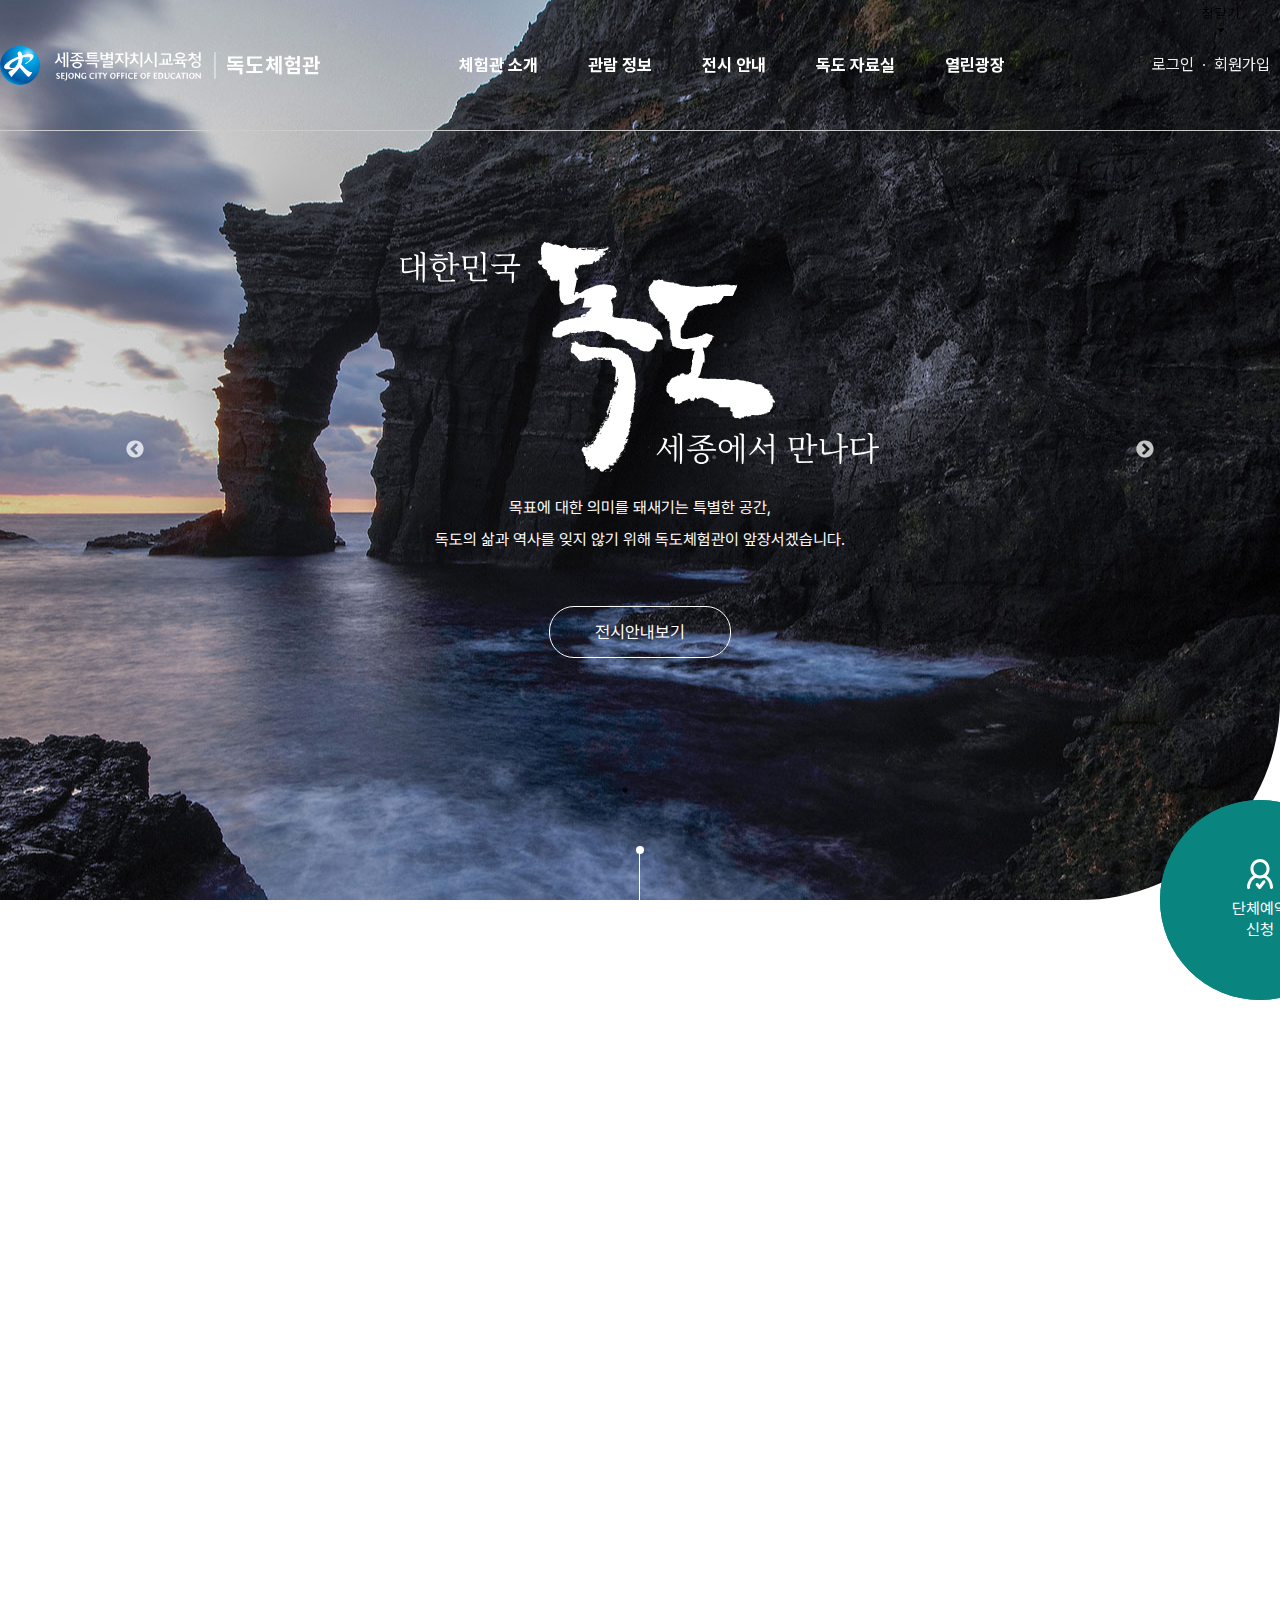
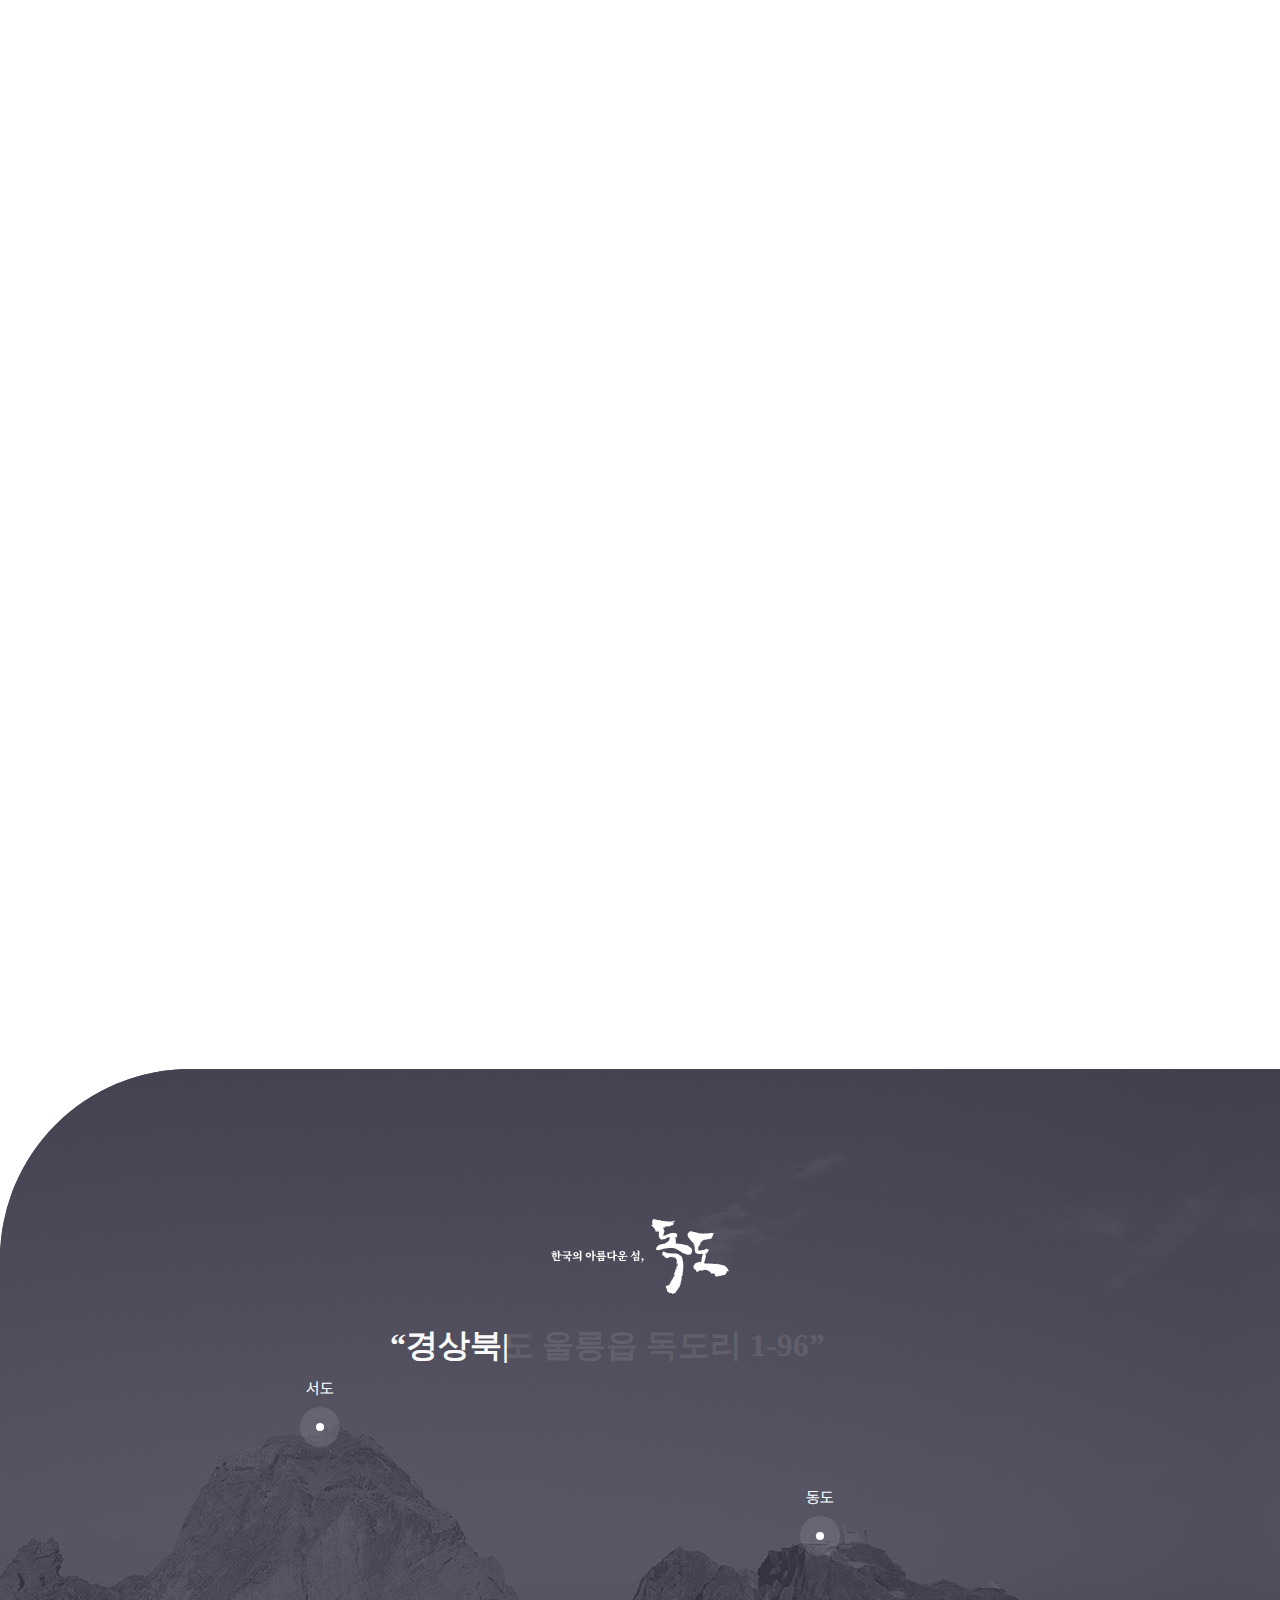
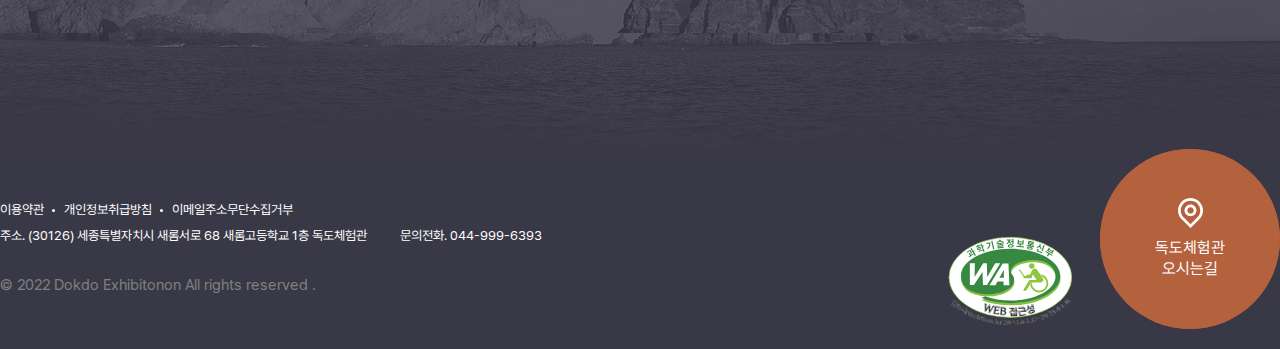
<file: index.html>
<!DOCTYPE html>
<html lang="ko">
<head>
    <meta charset="UTF-8">
    <meta name="viewport" content="width=device-width, initial-scale=1.0">
    <title>독도체험관</title>
    <link rel="stylesheet" href="css/reset.css">
    <link rel="stylesheet" href="css/common.css">
    <link rel="stylesheet" href="css/header.css">
    <link rel="stylesheet" href="css/ham.css">
    <link rel="stylesheet" href="css/title.css">

    <!-- scrollicon -->
    <link rel='stylesheet' href='https://cdnjs.cloudflare.com/ajax/libs/animate.css/3.2.3/animate.min.css'>
    <link rel="stylesheet" href="css/scrollicon.css">

    <script src="js/jquery-3.7.1.min.js"></script>
    
    <!-- particle -->
    <link rel="stylesheet" href="css/particle.css">

    <link rel="stylesheet" href="css/title-slick.css">
    <link rel="stylesheet" href="css/main.css">
    <link rel="stylesheet" href="css/aside.css">
    <link rel="stylesheet" href="css/footer.css">
    <link rel="stylesheet" href="css/commonresponsive.css">
    <link rel="stylesheet" href="css/responsive.css">
    <!-- 구글폰트 -->
    <link rel="preconnect" href="https://fonts.googleapis.com">
    <link rel="preconnect" href="https://fonts.gstatic.com" crossorigin>
    <link href="https://fonts.googleapis.com/css2?family=Noto+Sans+KR:wght@100..900&display=swap" rel="stylesheet">

    <!-- 프리텐다드폰트 -->
    <link rel="stylesheet" href="css/pretendard/pretendardvariable.css">

    <!-- slick -->
    <link rel="stylesheet" type="text/css" href="slick/slick.css"/>
    <link rel="stylesheet" type="text/css" href="slick/slick-theme.css"/> 
    
    <!-- <script type="text/javascript" src="http://code.jquery.com/jquery-1.11.0.min.js"></script> -->
    <!-- <script type="text/javascript" src="http://code.jquery.com/jquery-migrate-1.2.1.min.js"></script> -->
    <script type="text/javascript" src="slick/slick.min.js"></script>
    <!-- 타이틀 slick -->
     <script>
        $(document).ready(function(){
            $('.titleAni').slick({
               dots:true
            });
            $('.newsAni').slick({
               dots:false,
               slidesToShow:2,
               centerMode: true,
               centerPadding: '170px',
               autoplay: true,
               autoplaySpeed: 2000,
               responsive: [
                        {
                        breakpoint: 769,
                        settings: {
                            slidesToShow: 1,
                            slidesToScroll: 1,
                            infinite: true,
                            dots: true
                        }
                    }
                ]
            });
            var sw = 0;
            $('.btn_pause').click(function(){
            if(sw==0){
                $('.btn_pause').addClass('on');
                $('.newsAni').slick('slickPause')
                sw = 1;
            }else{
                $('.btn_pause').removeClass('on');
                $('.newsAni').slick('slickPlay')
                sw = 0;
                }
            });
        });
     </script>
     <!-- 공지사항 -->
     <script>
        $(document).ready(function(){
            $(".notice").addClass("noticeUp");
            $(".notice .close").addClass("closeDown");
            $("header nav > ul.gnb").removeClass("lineDown");
            $(".notice .close").click(function(){
                $(".notice").toggleClass("noticeUp");
                $(".notice .close").toggleClass("closeDown");
                $("header nav > ul.gnb").toggleClass("lineDown");
            });
            $("#news").removeClass("h100");
            $("#guide").removeClass("h100");
        });
     </script>
     <script>
        $(document).ready(function(){
            $("header nav > ul.gnb > li ul").hide();
            $("header nav > ul.gnb > li").hover(
                function(){
                // $("header nav > ul.gnb > li ul").fadeIn();
                $(this).children("ul").stop().fadeIn();
                $(this).children("ul").animate({"top":"70px"},1000);
                },
                function(){
                $(this).children("ul").stop().fadeOut();
                $(this).children("ul").animate({"top":"47px"},1000);
                }
            );
        });
     </script>
     <!-- aos -->
      <link rel="stylesheet" href="aos/aos.css">
      <script src="aos/aos.js"></script>
      <script>
        $(document).ready(function(){
            AOS.init();
        });
      </script>
      <!-- tybing text -->
       <link rel="stylesheet" href="./typing-text/style.css">
       <script src="./typing-text/script.js"></script>
</head>
<body>
    <!--  상단영역 -->
    <header>
        <div class="notice">
            <div class="wrap flex">
                <h2 class="h4T">공지사항</h2>
                <p class="p1">독도방문을 환영합니다.2024.11.19</p>
                <button class="close" type="button">창닫기</button>
            </div>
        </div>
        <nav>
            <h1>
                <a href="index.html">독도체험관</a>
            </h1>
            <ul class="member flex">
                <li><a href="#">로그인</a></li>
                <li><a href="members.html">회원가입</a></li>
            </ul>
            <ul class="gnb lineDown">
                <li>
                    <h2><a href="greeting.html">체험관 소개</a></h2>
                    <ul class="sub">
                        <li><a href="greeting.html">인사말</a></li>
                        <li><a href="#">체험관 연혁</a></li>
                        <li><a href="#">오시는 길</a></li>
                    </ul>
                </li>
                <li>
                    <h2><a href="#">관람 정보</a></h2>
                    <ul class="sub">
                        <li><a href="#">관람안내</a></li>
                        <li><a href="#">단체예약</a></li>
                        <li><a href="#">예약확인·취소</a></li>
                    </ul>
                </li>
                <li>
                    <h2><a href="#">전시 안내</a></h2>
                </li>
                <li>
                    <h2><a href="#">독도 자료실</a></h2>
                    <ul class="sub">
                        <li><a href="#">독도현황</a></li>
                        <li><a href="#">독도사진</a></li>
                        <li><a href="#">교육자료실</a></li>
                    </ul>
                </li>
                <li>
                    <h2><a href="#">열린광장</a></h2>
                    <ul class="sub">
                        <li><a href="#">공지사항</a></li>
                        <li><a href="#">포토앨범</a></li>
                    </ul>
                </li>
            </ul>
            <a href="" class="ham">메뉴보기</a>
        </nav>
    </header>    
    <!-- 타이틀영역 -->
    <div id="title">
        <div class="wrap">
            <ul class="titleAni">
                <li class="t1 t">
                    <h2>대한민국 독도 세종에서 만나다</h2>
                    <p class="p1">목표에 대한 의미를 돼새기는 특별한 공간,<span class="block"></span>
                     독도의 삶과 역사를 잊지 않기 위해 독도체험관이 앞장서겠습니다.</p>
                    <a href="" class="block">전시안내보기</a>
                </li>
                <li class="t2 t">
                    <h2>대한민국 독도 세종에서 만나다</h2>
                    <p class="p1">목표에 대한 의미를 돼새기는 특별한 공간,<span class="block"></span>
                        독도의 삶과 역사를 잊지 않기 위해 독도체험관이 앞장서겠습니다.</p>
                    <a href="" class="block">전시안내보기</a>
                </li>
            </ul>
            <a class="mouse-scroll" href="#"> 
                <span class="mouse-cord"></span>
                <span class="mouse">
                  <span class="mouse-movement"> 
                  </span>
                </span>
                <span class="mouse-message">scroll</span> 
            </a>
        </div>
        <!-- partial:index.partial.html -->
        <div class='particle-network-animation'></div>
        <!-- particle -->
        <script src="js/particle.js"></script>
    </div>
    <!-- 메인영역 -->
    <main>
        <section id="introduce" class="h100">
            <div class="wrap">
                <h2 class="hide">소개</h2>
                <ul class="flex">
                    <li data-aos="fade-up" data-aos-delay="0" data-aos-duration="1500">
                        <h3 class="h3T">독도 바로알기</h3>
                        <p class="p1">독도의 역사를 배우고, 자연을 체험하며 독도영토주권<span class="block"></span>
                            수호 의지를 다질 수 있는 소중한 시간이 되기를 바랍니다.</p>
                        <a href="" class="block">바로가기
                            <svg version="1.1" id="" xmlns="http://www.w3.org/2000/svg" xmlns:xlink="http://www.w3.org/1999/xlink" x="0px" y="0px" viewBox="0 0 11.67 11.67" style="enable-background:new 0 0 11.67 11.67;" xml:space="preserve">
                                <g>
                                    <rect y="9.18" class="st0" width="2.49" height="2.49"></rect>
                                    <polygon class="st0" points="9.7,0 3.31,0 3.31,1.97 8.2,1.97 3,7.16 4.39,8.55 9.7,3.24 9.7,8.35 11.67,8.35 11.67,1.97 11.67,0"></polygon>
                                </g>
                            </svg>
                        </a>
                    </li>
                    <li class="flex" data-aos="fade-up" data-aos-delay="0" data-aos-duration="1500">
                        <h3 class="h3T">관람안내</h3>
                        <p class="h4T">044-999-6393</p>
                        <a href="" class="block aT">관람 문의하기</a>
                        <ul>
                            <li class="flex">
                                <h4 class="h6T">관람시간</h4>
                                <p class="p1">  화요일-토요일 9:00 ~ 17:00 <span class="block"></span>(점심시간 12:00~13:00, 입장마감 16:30)</p>
                                <p> ※ 관람시간은 학교 사정에 따라 변경될 수 있습니다.</p>
                            </li>
                            <li class="flex">
                                <h4 class="h6T">휴관안내</h4>
                                <p class="p1">일요일, 월요일 및 공휴일</p>
                            </li>
                            <li class="flex">
                                <h4 class="h6T">위치</h4>
                                <p class="p1">세종특별자치시 새롬서로 68 새롬고등학교 1층</p>
                            </li>
                        </ul>
                    </li>
                </ul>
                <aside>
                    <a href="" class="block flex apply">단체예약<span class="block"></span>신청</a>
                </aside>
            </div>
        </section>
        <section id="news" class="h100">
            <div class="wrap" data-aos="fade-up" data-aos-delay="300" data-aos-duration="1500">
                <h2 class="h1T">공지사항</h2>
                <p class="p1">독도의 미래를 생각하는 공간으로<span class="block"></span> 앞으로도 지속적으로 활용되기를 바랍니다.</p>
                <ul class="newsAni">
                    <li class="news1 newslist">
                        <a href="" class="block">
                            <figure>
                                <img class="img1" src="img/img_logo2.svg" alt="">
                                <figcaption>2024년 독도의 날 기념 포스터</figcaption>
                            </figure>
                            <h3 class="h6T">2024년 독도의 날 기념 가로세로 퀴즈 이벤트 당첨자 안내</h3>
                            <p class="p1">2024년 독도의 날 기념 가로세로 퀴즈 이벤트 당첨자(선착순 정답자 120명) 안내입니다.&nbs</p>
                        </a>
                    </li>
                    <li class="news2 newslist">
                        <a href="" class="block">
                            <figure>
                                <img src="img/독도특별전 웹포스터.jpg" alt="">
                                <figcaption>2024년 '우리 땅, 독도 표현' 특별전 포스터</figcaption>
                            </figure>
                            <h3 class="h6T">2024년 '우리 땅, 독도 표현' 특별전 개최 안내</h3>
                            <p class="p1">2024년 독도의 날(10월 25일) 기념 특별전에 초대합니다."2024</p>
                        </a>
                    </li>
                    <li class="news3 newslist">
                        <a href="" class="block">
                            <figure>
                                <img src="img/하반기 독도체험교실 웹포스터.jpg" alt="">
                                <figcaption>2024학년도 하반기 독도체험교실 안내 포스터</figcaption>
                            </figure>
                            <h3 class="h6T">2024학년도 하반기 독도체험교실 안내</h3>
                            <p class="p1">2024학년도 하반기 독도체험교실 행사안내 1. 기간 : 2024. 9. 3.(화) ~</p>
                        </a>
                    </li>
                    <li class="news4 newslist">
                        <a href="" class="block">
                            <figure>
                                <img src="img/2024년 독도의 날 기념 가로세로 퀴즈 이벤트 웹포스터.jpg" alt="">
                                <figcaption>2024년 독도의 날 기념 가로세로 퀴즈 이벤트 포스터</figcaption>
                            </figure>
                            <h3 class="h6T">2024년 독도의 날 기념 가로세로 퀴즈 이벤트 안내</h3>
                            <p class="p1">2024년 독도의 날 기념 가로세로 퀴즈 이벤트 안내 세종특별자치시교육청 독도체험관과 함께하는</p>
                        </a>
                    </li>
                </ul>
                <div class="btn">
                    <button type="button" class="btn_pause">
                       play
                   </button>
               </div>
            </div>
        </section>
        <section id="guide" class="h100" data-aos="fade-up" data-aos-duration="1500">
            <div class="wrap">
                <h2 class="hide">시설안내</h2>
                <ul class="flex">
                    <li>
                        <a href="" class="block">
                            <h3 class="h3T">체험존 안내</h3>
                            <p class="p1">독도체험관은 대한민국 동쪽 끝,<span class="block"></span>
                            우리의 섬 독도를 만나는 체험 공간입니다.</p>
                        </a>
                    </li>
                    <li>
                        <a href="" class="block">
                            <h3 class="h3T">영상관 안내</h3>
                            <p class="p1">가상현실(VR)과 같은 최신 기법을 활용하여<span class="block"></span>
                            실감형 콘텐츠 등을 적용한 독도 영상관입니다.</p>
                        </a>
                    </li>
                </ul>
            </div>
        </section>
    </main>
    <!-- 하단영역 -->
    <footer>
        <div class="top">
            <h2>한국의 아름다운 섬, 독도</h2>
            <p class="typing-text">“경상북도 울릉읍 독도리 1-96”</p>
            <ul>
                <li>서도</li>
                <li>동도</li>
            </ul>
        </div>
        <div class="wrap">
            <ul class="fnb flex">
                <li><a href="" class="block">이용약관</a></li>
                <li><a href="" class="block">개인정보취급방침</a></li>
                <li><a href="" class="block">이메일주소무단수집거부</a></li>
            </ul>
            <address class="p2">주소. (30126) 세종특별자치시 새롬서로 68 새롬고등학교 1층 독도체험관
                <span>문의전화. 044-999-6393</span>
            </address>
            <p class="mark">과학기술정보통신부</p>
            <a href="" class="map"><span>독도체험관</span><span class="block">오시는길</span></a>
            <p class="copyright">© 2022 Dokdo Exhibitonon All rights reserved .</p>
        </div>
    </footer>
</body>
</html>
</file>
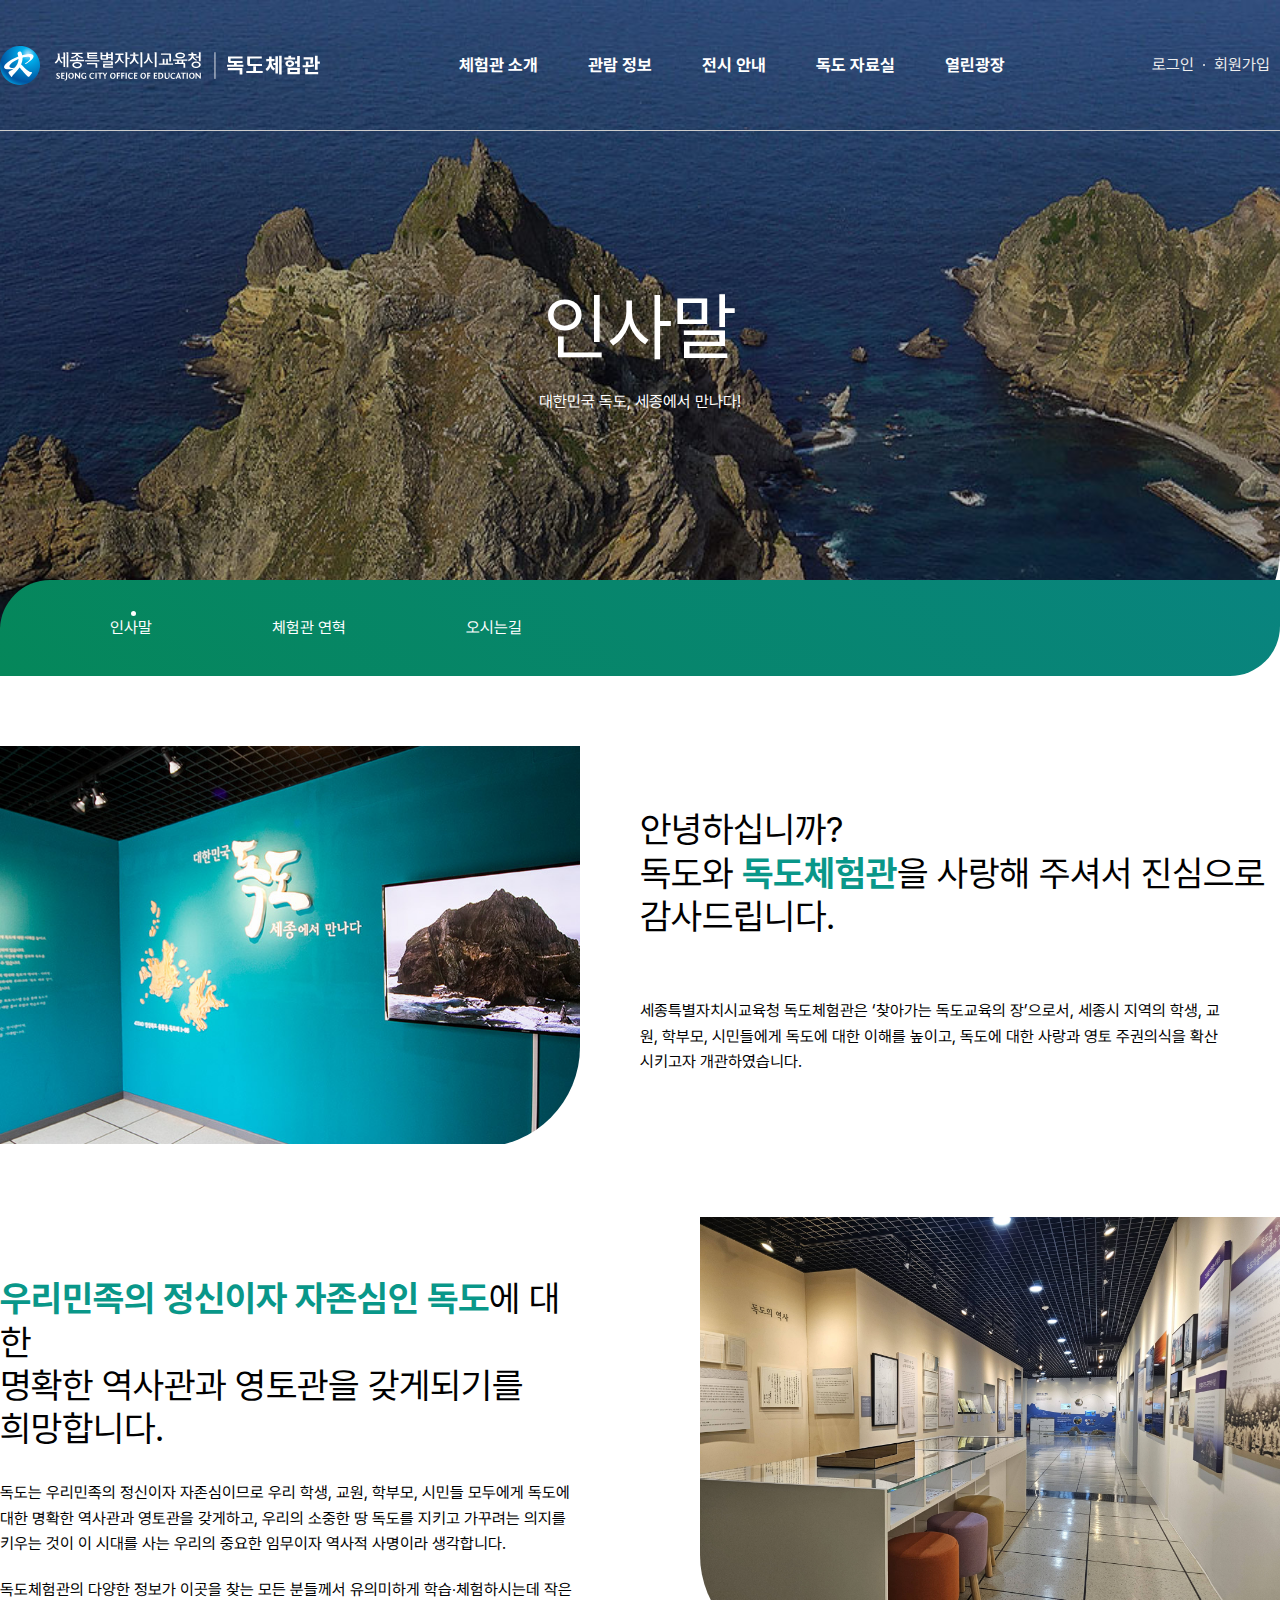
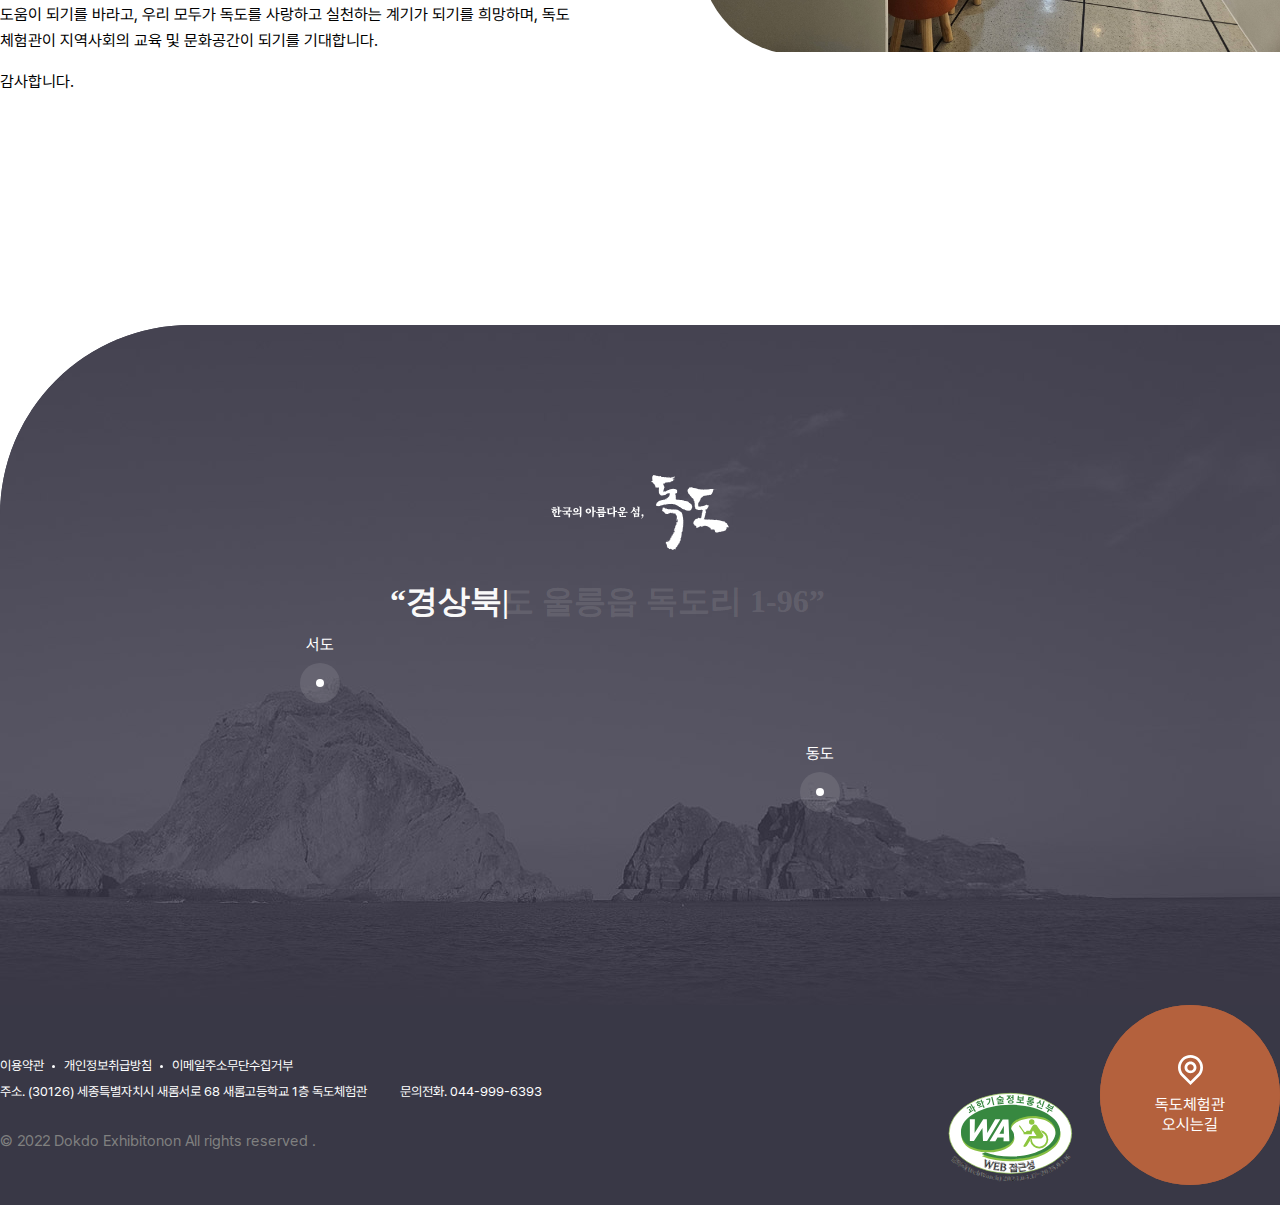
<file: greeting.html>
<!DOCTYPE html>
<html lang="ko">
<head>
    <meta charset="UTF-8">
    <meta name="viewport" content="width=device-width, initial-scale=1.0">
    <title>독도체험관::인사말</title>
    <link rel="stylesheet" href="css/reset.css">
    <link rel="stylesheet" href="css/common.css">
    <link rel="stylesheet" href="css/header.css">
    <link rel="stylesheet" href="css/ham.css">
    <link rel="stylesheet" href="css/subtitle.css">

    <script src="js/jquery-3.7.1.min.js"></script>
    
    <link rel="stylesheet" href="css/greeting.css">
    <link rel="stylesheet" href="css/footer.css">
    <link rel="stylesheet" href="css/commonresponsive.css">
    <link rel="stylesheet" href="css/subresponsive.css">

    <!-- 구글폰트 -->
    <link rel="preconnect" href="https://fonts.googleapis.com">
    <link rel="preconnect" href="https://fonts.gstatic.com" crossorigin>
    <link href="https://fonts.googleapis.com/css2?family=Noto+Sans+KR:wght@100..900&display=swap" rel="stylesheet">

    <!-- 프리텐다드폰트 -->
    <link rel="stylesheet" href="css/pretendard/pretendardvariable.css">
    
     <script>
        $(document).ready(function(){
            $("header nav > ul.gnb > li ul").hide();
            $("header nav > ul.gnb > li").hover(
                function(){
                // $("header nav > ul.gnb > li ul").fadeIn();
                $(this).children("ul").stop().fadeIn();
                $(this).children("ul").animate({"top":"70px"},1000);
                },
                function(){
                $(this).children("ul").stop().fadeOut();
                $(this).children("ul").animate({"top":"47px"},1000);
                }
            );
            $("#greetingin .wrap ul li:nth-child(1)").addClass("path");
        });
     </script>

    <!-- tybing text -->
    <link rel="stylesheet" href="./typing-text/style.css">
    <script src="./typing-text/script.js"></script>

</head>
<body id="introduce" class="greeting">
    <!--  상단영역 -->
    <header>
        <nav>
            <h1>
                <a href="index.html">독도체험관</a>
            </h1>
            <ul class="member flex">
                <li><a href="#">로그인</a></li>
                <li><a href="members.html">회원가입</a></li>
            </ul>
            <ul class="gnb">
                <li>
                    <h2><a href="greeting.html">체험관 소개</a></h2>
                    <ul class="sub">
                        <li><a href="greeting.html">인사말</a></li>
                        <li><a href="#">체험관 연혁</a></li>
                        <li><a href="#">오시는 길</a></li>
                    </ul>
                </li>
                <li>
                    <h2><a href="#">관람 정보</a></h2>
                    <ul class="sub">
                        <li><a href="#">관람안내</a></li>
                        <li><a href="#">단체예약</a></li>
                        <li><a href="#">예약확인·취소</a></li>
                    </ul>
                </li>
                <li>
                    <h2><a href="#">전시 안내</a></h2>
                </li>
                <li>
                    <h2><a href="#">독도 자료실</a></h2>
                    <ul class="sub">
                        <li><a href="#">독도현황</a></li>
                        <li><a href="#">독도사진</a></li>
                        <li><a href="#">교육자료실</a></li>
                    </ul>
                </li>
                <li>
                    <h2><a href="#">열린광장</a></h2>
                    <ul class="sub">
                        <li><a href="#">공지사항</a></li>
                        <li><a href="#">포토앨범</a></li>
                    </ul>
                </li>
            </ul>
            <a href="" class="ham">메뉴보기</a>
        </nav>
    </header>    
    <!-- 타이틀영역 -->
     <div id="subtitle">
        <div class="wrap flex h100">
            <h2 class="h2T">인사말</h2>
            <p class="p1">대한민국 독도, 세종에서 만나다!</p>
        </div>
     </div>
    <!-- 메인영역 -->
    <main>
        <section id="greetingin">
            <div class="wrap grid">
                <ul class="flex">
                    <li><a href="greeting.html" class="block">인사말</a></li>
                    <li><a href="" class="block">체험관 연혁</a></li>
                    <li><a href="" class="block">오시는길</a></li>
                </ul>
                <figure>
                    <img src="./img/img_about01.jpg" alt="">
                    <figcaption class="hide">독도체험관 내부 이미지</figcaption>
                </figure>
                <h3 class="h4T">
                    안녕하십니까?<span class="block"></span> 독도와 <strong>독도체험관</strong>을 사랑해 주셔서 진심으로<span class="block"></span>감사드립니다.
                </h3>
                <p class="p1">세종특별자치시교육청 독도체험관은 ‘찾아가는 독도교육의 장’으로서, 세종시 지역의 학생, 교원, 학부모, 시민들에게 독도에 대한 이해를 높이고, 독도에 대한 사랑과 영토 주권의식을 확산시키고자 개관하였습니다.</p>
                <figure>
                    <img src="./img/img_about02.jpg" alt="">
                    <figcaption class="hide">독도체험관 내부 이미지</figcaption>
                </figure>
                <h3 class="h4T">
                    <strong>우리민족의 정신이자 자존심인 독도</strong>에 대한<span class="block"></span>
                    명확한 역사관과 영토관을 갖게되기를<span class="block"></span> 희망합니다.
                </h3>
                <p class="p1">독도는 우리민족의 정신이자 자존심이므로 우리 학생, 교원, 학부모, 시민들 모두에게 독도에 대한 명확한 역사관과 영토관을 갖게하고, 우리의 소중한 땅 독도를 지키고 가꾸려는 의지를 키우는 것이 이 시대를 사는 우리의 중요한 임무이자 역사적 사명이라 생각합니다.</p>
                <p class="p1">독도체험관의 다양한 정보가 이곳을 찾는 모든 분들께서 유의미하게 학습‧체험하시는데 작은 도움이 되기를 바라고, 우리 모두가 독도를 사랑하고 실천하는 계기가 되기를 희망하며, 독도체험관이 지역사회의 교육 및 문화공간이 되기를 기대합니다.<span class="block"> 감사합니다.</span></p>
            </div>
        </section>
    </main>
    <!-- 하단영역 -->
    <footer>
        <div class="top">
            <h2>한국의 아름다운 섬, 독도</h2>
            <p class="typing-text">“경상북도 울릉읍 독도리 1-96”</p>
            <ul>
                <li>서도</li>
                <li>동도</li>
            </ul>
        </div>
        <div class="wrap">
            <ul class="fnb flex">
                <li><a href="" class="block">이용약관</a></li>
                <li><a href="" class="block">개인정보취급방침</a></li>
                <li><a href="" class="block">이메일주소무단수집거부</a></li>
            </ul>
            <address class="p2">주소. (30126) 세종특별자치시 새롬서로 68 새롬고등학교 1층 독도체험관
                <span>문의전화. 044-999-6393</span>
            </address>
            <p class="mark">과학기술정보통신부</p>
            <a href="" class="map"><span>독도체험관</span><span class="block">오시는길</span></a>
            <p class="copyright">© 2022 Dokdo Exhibitonon All rights reserved .</p>
        </div>
    </footer>
</body>
</html>
</file>
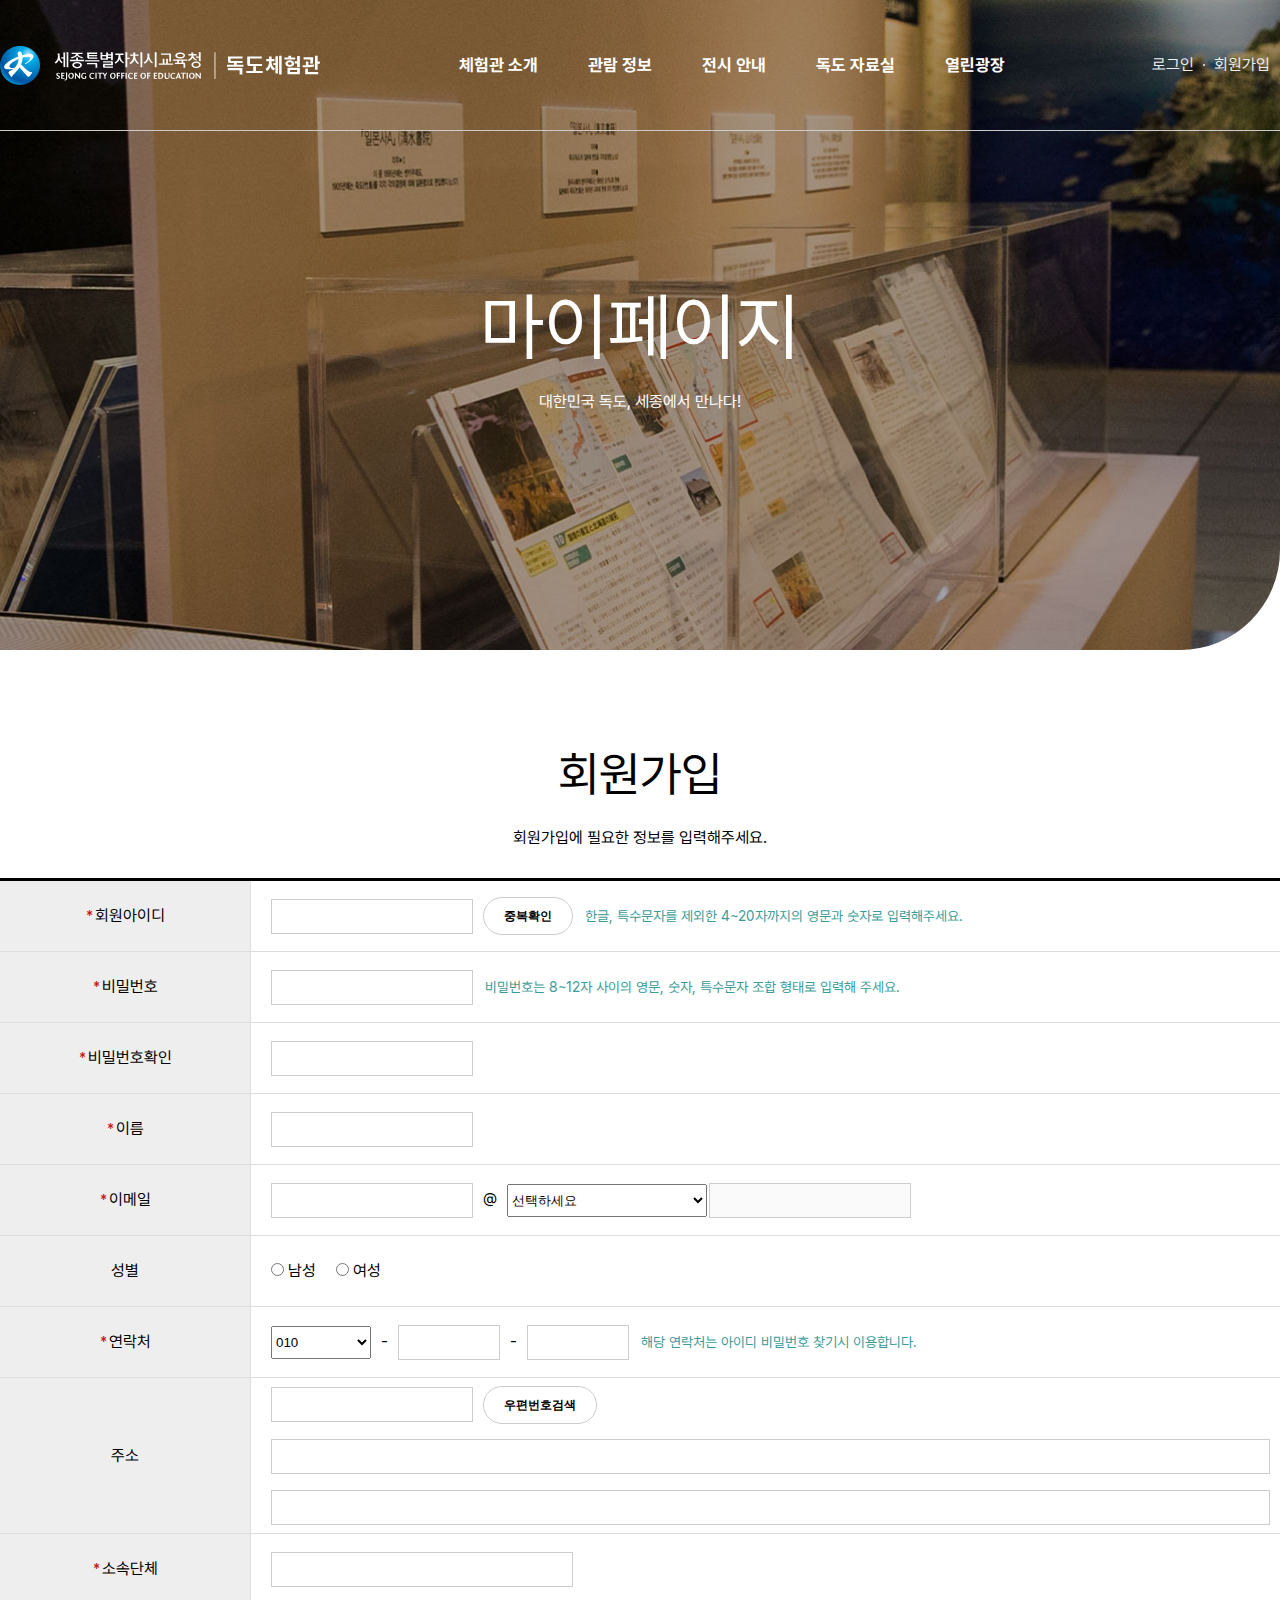
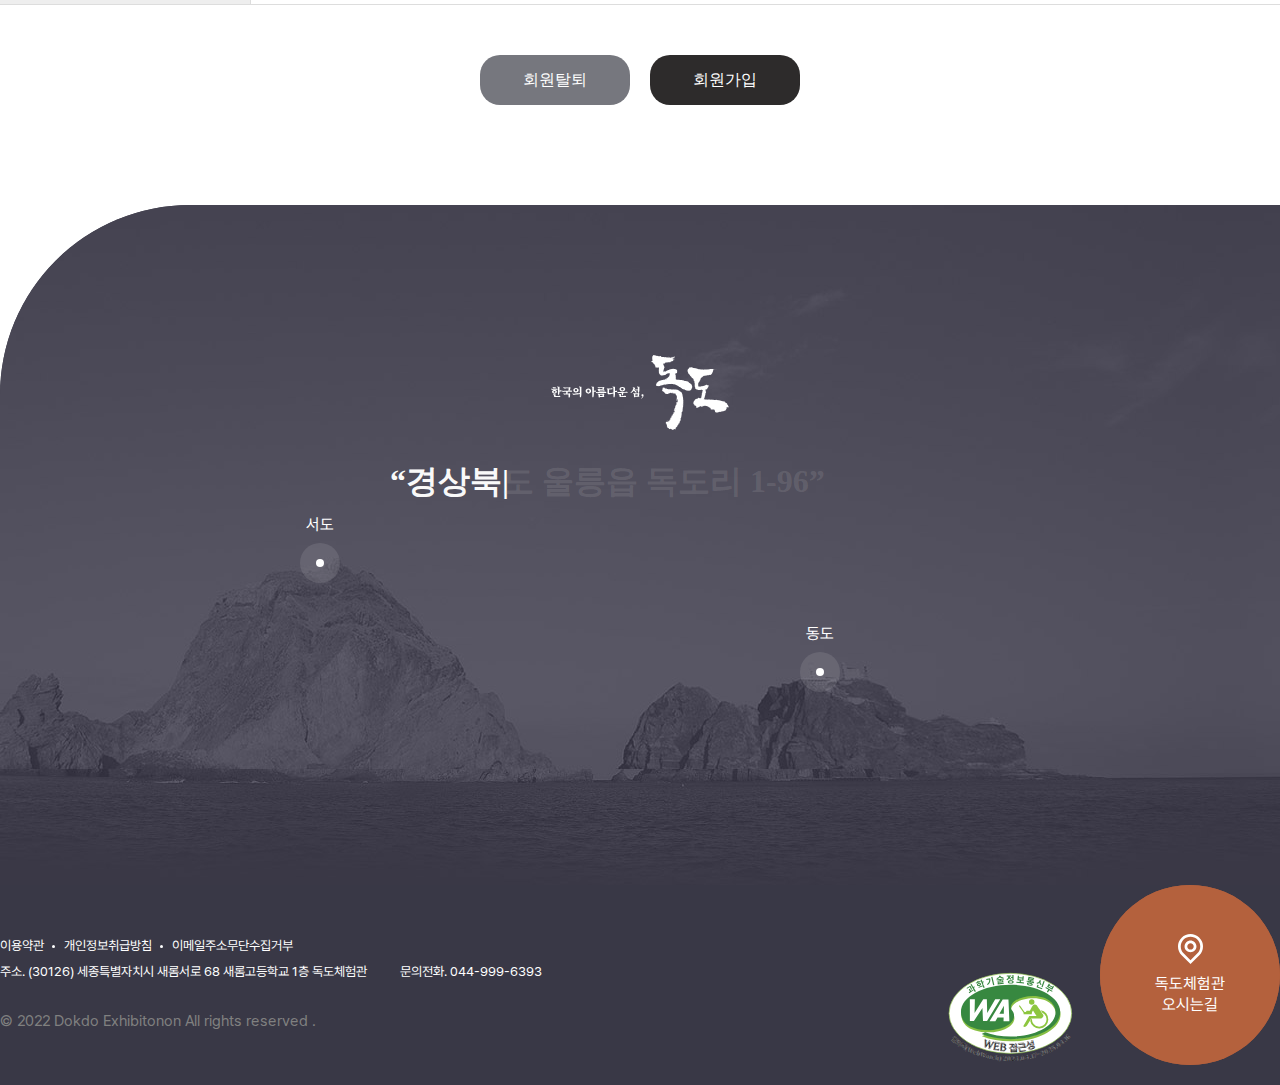
<file: members.html>
<!DOCTYPE html>
<html lang="ko">
<head>
    <meta charset="UTF-8">
    <meta name="viewport" content="width=device-width, initial-scale=1.0">
    <title>독도체험관::회원가입</title>
    <link rel="stylesheet" href="css/reset.css">
    <link rel="stylesheet" href="css/common.css">
    <link rel="stylesheet" href="css/header.css">
    <link rel="stylesheet" href="css/ham.css">
    <link rel="stylesheet" href="css/subtitle.css">

    <script src="js/jquery-3.7.1.min.js"></script>
    
    <link rel="stylesheet" href="css/membersin.css">
    <link rel="stylesheet" href="css/footer.css">
    <link rel="stylesheet" href="css/commonresponsive.css">
    <link rel="stylesheet" href="css/subresponsive.css">

    <!-- 구글폰트 -->
    <link rel="preconnect" href="https://fonts.googleapis.com">
    <link rel="preconnect" href="https://fonts.gstatic.com" crossorigin>
    <link href="https://fonts.googleapis.com/css2?family=Noto+Sans+KR:wght@100..900&display=swap" rel="stylesheet">

    <!-- 프리텐다드폰트 -->
    <link rel="stylesheet" href="css/pretendard/pretendardvariable.css">
    
     <script>
        $(document).ready(function(){
            $("header nav > ul.gnb > li ul").hide();
            $("header nav > ul.gnb > li").hover(
                function(){
                // $("header nav > ul.gnb > li ul").fadeIn();
                $(this).children("ul").stop().fadeIn();
                $(this).children("ul").animate({"top":"70px"},1000);
                },
                function(){
                $(this).children("ul").stop().fadeOut();
                $(this).children("ul").animate({"top":"47px"},1000);
                }
            );
            $("#greetingin .wrap ul li:nth-child(1)").addClass("path");
        });
     </script>

    <!-- tybing text -->
    <link rel="stylesheet" href="./typing-text/style.css">
    <script src="./typing-text/script.js"></script>

</head>
<body id="members">
    <!--  상단영역 -->
    <header>
        <nav>
            <h1>
                <a href="index.html">독도체험관</a>
            </h1>
            <ul class="member flex">
                <li><a href="#">로그인</a></li>
                <li><a href="members.html">회원가입</a></li>
            </ul>
            <ul class="gnb">
                <li>
                    <h2><a href="greeting.html">체험관 소개</a></h2>
                    <ul class="sub">
                        <li><a href="greeting.html">인사말</a></li>
                        <li><a href="#">체험관 연혁</a></li>
                        <li><a href="#">오시는 길</a></li>
                    </ul>
                </li>
                <li>
                    <h2><a href="#">관람 정보</a></h2>
                    <ul class="sub">
                        <li><a href="#">관람안내</a></li>
                        <li><a href="#">단체예약</a></li>
                        <li><a href="#">예약확인·취소</a></li>
                    </ul>
                </li>
                <li>
                    <h2><a href="#">전시 안내</a></h2>
                </li>
                <li>
                    <h2><a href="#">독도 자료실</a></h2>
                    <ul class="sub">
                        <li><a href="#">독도현황</a></li>
                        <li><a href="#">독도사진</a></li>
                        <li><a href="#">교육자료실</a></li>
                    </ul>
                </li>
                <li>
                    <h2><a href="#">열린광장</a></h2>
                    <ul class="sub">
                        <li><a href="#">공지사항</a></li>
                        <li><a href="#">포토앨범</a></li>
                    </ul>
                </li>
            </ul>
            <a href="" class="ham">메뉴보기</a>
        </nav>
    </header>    
    <!-- 타이틀영역 -->
     <div id="subtitle">
        <div class="wrap flex h100">
            <h2 class="h2T">마이페이지</h2>
            <p class="p1">대한민국 독도, 세종에서 만나다!</p>
        </div>
     </div>
    <!-- 메인영역 -->
    <main>
        <section id="membersin">
            <div class="wrap">
                <h3 class="h3T">회원가입</h3>
                <p class="h3p p1">회원가입에 필요한 정보를 입력해주세요.</p>
                <form method="post" action="">
                    <div class="id">
                        <label for="">회원아이디</label>
                        <input type="text" name="id">
                        <button>중복확인</button>
                        <p>한글, 특수문자를 제외한 4~20자까지의 영문과 숫자로 입력해주세요.</p>
                    </div>
                    <div class="password">
                        <label for="">비밀번호</label><input type="password" name="password">
                        <p>비밀번호는 8~12자 사이의 영문, 숫자, 특수문자 조합 형태로 입력해 주세요.</p>
                    </div>
                    <div class="passwordok">
                        <label for="">비밀번호확인</label>
                        <input type="password" name="password">
                    </div>
                    <div class="name">
                        <label for="">이름</label>
                        <input type="text" name="name">
                    </div>
                    <div class="email">
                        <label for="">이메일</label>
                        <input type="text" name="id">@
                        <select name="" id="">
                            <option value="">선택하세요</option>
                            <option value="">naver.com</option>
                            <option value="">daum.net</option>
                            <option value="">hanmail.net</option>
                            <option value="">hotmail.com</option>
                            <option value="">gmail.com</option>
                            <option value="">직접입력</option>
                        </select>
                        <input type="text" name="id" disabled>
                    </div>
                    <div class="gender">
                        <label for="">성별</label>
                        <label><span><input type="radio" name="gender" value="men"> 남성</span></label>
                        <label><span><input type="radio" name="gender" value="woman"> 여성</span></label>
                    </div>
                    <div class="contact">
                        <label for="">연락처</label>
                        <select name="" id="">
                            <option value="">010</option>
                            <option value="">011</option>
                            <option value="">016</option>
                            <option value="">017</option>
                            <option value="">018</option>
                            <option value="">019</option>
                        </select>-
                        <input type="text" name="id">-
                        <input type="text" name="id">
                        <p>해당 연락처는 아이디 비밀번호 찾기시 이용합니다.</p>
                    </div>
                    <div class="address">
                        <label for="">주소</label>
                        <input type="text" name="id">
                        <button>우편번호검색</button>
                        <input type="text" name="id">
                        <input type="text" name="id">
                    </div>
                    <div class="Affiliation">
                        <label for="">소속단체</label>
                        <input type="text" name="id">
                    </div>
                    <span class="terms block">
                        <button type="button" class="secession block"><span>회원탈퇴</span></button>
                        <button type="submit" class="join block">회원가입</button>
                    </span>
                </form>
            </div>
        </section>
    </main>
    <!-- 하단영역 -->
    <footer>
        <div class="top">
            <h2>한국의 아름다운 섬, 독도</h2>
            <p class="typing-text">“경상북도 울릉읍 독도리 1-96”</p>
            <ul>
                <li>서도</li>
                <li>동도</li>
            </ul>
        </div>
        <div class="wrap">
            <ul class="fnb flex">
                <li><a href="" class="block">이용약관</a></li>
                <li><a href="" class="block">개인정보취급방침</a></li>
                <li><a href="" class="block">이메일주소무단수집거부</a></li>
            </ul>
            <address class="p2">주소. (30126) 세종특별자치시 새롬서로 68 새롬고등학교 1층 독도체험관
                <span>문의전화. 044-999-6393</span>
            </address>
            <p class="mark">과학기술정보통신부</p>
            <a href="" class="map"><span>독도체험관</span><span class="block">오시는길</span></a>
            <p class="copyright">© 2022 Dokdo Exhibitonon All rights reserved .</p>
        </div>
    </footer>
</body>
</html>
</file>
<file: css/common.css>
body{
  font-family: 'Pretendard Variable';
  font-optical-sizing: auto;
  font-weight: 400;
  font-style: normal;
}
.wrap{
  max-width: 1440px;
  margin: 0 auto;
}
.grid{
  display: grid;
}
.flex{
  display: flex;
}
.h100{
  height: 100%;
  min-height: 700px;
}
.hide{
  display: none;
}
.block{
  display: block;
}
.line{
  line-height: 1.4;
}
.h1T{
  font-size:84px;
}
.h2T{
  font-size:74px;
}
.h3T{
  font-size:48px;
}
.h4T{
  font-size:36px;
}
.h5T{
  font-size:24px;
}
.h6T{
  font-size:16px;
}
.smT{
  font-size:14px;
}
</file>
<file: css/header.css>
header {
  position: absolute;
  width: 100%;
  z-index: 1;
}
.headerDown{
  transform: translateY(0px);
}
header .notice{
  background-color: #fff;
  width: 100%;
  height: 100px;
  position: relative;
  z-index: 1;
  transition: 1s;
}
header .notice .wrap{
  padding: 30px 40px;
  justify-content: space-between;
}
header .notice .wrap button{
  transition: 1s;
  display: flex;
  justify-content: center;
  align-items: center;
  flex-direction: column;
}
header .notice .wrap button::after{
  content: "";
  display: block;
  width: 20px;
  height: 20px;
  background-image: url(../img/svg/arrow_drop_up.svg);
  background-size: contain;
  background-position: center;
  background-repeat: no-repeat;
}
header .notice .wrap button.closeDown:after{
  background-image: url(../img/svg/arrow_drop_down.svg);
}
.noticeUp{
  margin-top: -100px;
}
.closeDown{
  transform: translateY(75px);
}
header nav {
  max-width: 1440px;
  margin: 0 auto;
  display: flex;
  justify-content: space-between;
  height: 130px;
  transition: 1s;
  align-items: center;
}
header nav h1 {
  display: flex;
  align-items: center;
  z-index: 1;
}
header nav h1 a {
  font-size: 21px;
  color: #fff;
  font-weight: bold;
  font-size: 0;
  content: "";
  width: 322px;
  height: 39px;
  background: url(../img/logo_simbol.svg) no-repeat left, url(../img/logo_tx.svg) no-repeat right;
  background-size: contain, contain;
}
header nav>ul.member{
  order: 3;
}
header nav>ul.member li{

}
header nav>ul.member li a{
  color: #eee;
  padding: 5px 10px;
  position: relative;
}
header nav>ul.member li:nth-child(2) a::before{
  content: "";
  position: absolute;
  left: -1px;
  width: 2px;
  height: 2px;
  border-radius: 50%;
  background-color: #eee;
  top: calc(50% - 1px);
}
header nav>ul.gnb {
  display: flex;
  order: 2;
}
header nav > ul.gnb::before{
  content: "";
  display: block;
  position: absolute;
  left: 0;
  top: 0;
  width: 100%;
  height: 130px;
  transition: 1s;
  border-bottom: 1px solid #ccc;
}
header nav > ul.gnb.lineDown::before{
  transform: translateY(100px);
}
header nav > ul.gnb:hover::before{
}
header nav>ul.gnb>li {
  position: relative;
  z-index: 1;
}
header nav>ul.gnb>li>h2{
  
}
header nav>ul.gnb>li>h2 a {
  padding: 15px 25px;
  font-size: 17px;
  color: white;
  font-weight: 700;
  height: 100%;
  box-sizing: border-box;
  display: flex;
  align-items: center;
  position: relative;
  transition: 0.5s;
}
header nav > ul.gnb:hover > li > a{
  color: black;
}
header nav>ul.gnb>li>a::after{
  content:"";
  width: 100%;
  height: 4px;
  background-color: gold;
  position: absolute;
  left: 0;
  bottom: -4px;
  transform: scaleX(0);
  transition: 1s;
}

header nav>ul.gnb>li>a:hover::after{
   transform: scaleX(1);
}
header nav>ul.gnb>li ul.sub{
  text-align: center;
  padding-top: 30px;
  position: absolute;
  left: 0;
  top: 47px;
  background-color: white;
  width: 100%;
  border-radius: 14px;
}
  header nav > ul.gnb > li:hover ul.sub{
}
header nav>ul.gnb>li ul.sub li{

}
header nav>ul.gnb>li ul.sub li a{
  line-height: 2;
}
</file>
<file: css/ham.css>
.ham{
  font-size: 0;
  display: flex;
  width: 25px;
  height: 20px;
  border-top: 2px solid;
  border-bottom: 2px solid;
  box-sizing: border-box;
  align-items: center;
  align-self: center;
  display: none;
}
.ham::before{
 content: "";   
 display: block;
 width: 100%;
 border-top: 2px solid;
}
</file>
<file: css/title.css>
div#title{
  height: 100%;
  /*! background-image: url(../img/img_visual01.jpg); */
  /*! background-position: center; */
  min-height: 700px;
  position: relative;
}
div#title div.wrap{
  max-width: 100%;
  margin: 0 auto;
  height: 100%;
  position: relative;
}
div#title div.wrap::before{
  content:"";
  position: absolute;
  width: 1px;
  height: 50px;
  display: block;
  left: calc(50% - 1px);
  bottom: 0;
  background-color: white;
  z-index: 1;
}
div#title div.wrap::after{
  content:"";
  position: absolute;
  width: 8px;
  height: 8px;
  display: block;
  left: calc(50% - 4px);
  bottom: 46px;
  background-color: white;
  z-index: 1;
  border-radius:50%;
  animation-name:mdown;
  animation-duration: 3s;
  animation-iteration-count: infinite;
}
@keyframes mdown{
  0%{
    bottom:46px;
  }
  70%{
    bottom:-4px;
    transform: scale(1);
    opacity: 1;
  }
  100%{
    bottom:-4px;
    transform: scale(3);
    opacity: 0;
  }
}


div#title div.wrap ul.titleAni{
  height: 100%;
  border-radius: 0 0 200px 0;
  overflow: hidden;
}
div#title div.wrap ul.titleAni li.t{
  height: 100vh;
  display: flex;
  justify-content: center;
  align-items: center;
  flex-direction: column;
  background-position: center;
  min-height: 700px;
}
div#title div.wrap ul.titleAni li.t1{
  background-image: url(../img/img_visual01.jpg);
}
div#title div.wrap ul.titleAni li.t2{

  background-image: url(../img/img_visual02.jpg);
}
div#title div.wrap ul.titleAni li.t>*{
  color: white;
}
div#title  ul.titleAni li.t h2{

  font-size: 0;
  width: 480px;
  height: 230px;
  background-image: url(../img/visual_tx.svg);
  background-repeat: no-repeat;
  margin-bottom: 20px;
}

div#title ul.titleAni li.t p{

  margin-bottom: 50px;
  text-align: center;
  line-height: 2;
}
div#title ul.titleAni li.t a{
  border: 1px solid;
  width: 180px;
  height: 50px;
  display: flex;
  justify-content: center;
  align-items: center;
  border-radius: 25px;
  font-size: 17px;
}
</file>
<file: css/scrollicon.css>
.mouse-scroll {
    display: inline-block;
    position: absolute;
    bottom: 32px;
    left: 50%;
    transform: translateX(-50%);
    font-size: 13px;
    letter-spacing: 2px;
    opacity: 0;
    text-decoration: none;
    -webkit-animation: fadeIn 2s ease-in;
            animation: fadeIn 2s ease-in;
    -webkit-animation-fill-mode: forwards;
            animation-fill-mode: forwards;
    z-index: 1;
  }
  .mouse-scroll .mouse-cord {
    margin: 0 auto;
    position: relative;
    width: 12px;
    height: 12px;
    border-top: 1px solid white;
    border-left: 1px solid white;
    border-top-left-radius: 50px;
    margin-left: 50%;
    display: block;
    -webkit-animation: all 500ms ease-in-out;
            animation: all 500ms ease-in-out;
  }
  .mouse-scroll .mouse {
    position: relative;
    display: block;
    width: 20px;
    height: 30px;
    margin: 0 auto 5px;
    box-sizing: border-box;
    border: 1px solid white;
    border-radius: 23px;
  }
  .mouse-scroll .mouse .mouse-movement {
    position: absolute;
    display: block;
    top: 20%;
    left: 50%;
    width: 2px;
    height: 2px;
    transform: translateX(-50%);
    background: #FFF;
    border-radius: 4px;
    -webkit-animation: scroll-ani 2.5s ease-in-out infinite;
            animation: scroll-ani 2.5s ease-in-out infinite;
  }
  .mouse-scroll .mouse-message {
    opacity: 0;
    text-transform: uppercase;
    color: white;
    -webkit-animation: fadeOut 500ms ease-in-out;
            animation: fadeOut 500ms ease-in-out;
  }
  .mouse-scroll:hover .mouse-message {
    opacity: 1;
    -webkit-animation: fadeIn 500ms ease-in-out;
            animation: fadeIn 500ms ease-in-out;
  }
  @-webkit-keyframes scroll-ani {
    0% {
      top: 29%;
      opacity: 0;
      height: 2px;
    }
    20% {
      top: 29%;
      opacity: 1;
    }
    60% {
      top: 50%;
      height: 6px;
    }
    80% {
      top: 50%;
      opacity: 0;
      height: 6px;
    }
    100% {
      top: 29%;
      opacity: 0;
      height: 2px;
    }
  }
  @keyframes scroll-ani {
    0% {
      top: 25%;
      opacity: 0;
      height: 2px;
    }
    20% {
      top: 25%;
      opacity: 1;
    }
    60% {
      top: 40%;
      height: 6px;
    }
    80% {
      top: 40%;
      opacity: 0;
      height: 6px;
    }
    100% {
      top: 25%;
      opacity: 0;
      height: 2px;
    }
  }
  @-webkit-keyframes scroll-ani-reverse {
    0% {
      top: 60%;
      opacity: 0;
      height: 2px;
    }
    20% {
      top: 60%;
      opacity: 1;
    }
    60% {
      top: 25%;
      height: 6px;
    }
    80% {
      top: 25%;
      opacity: 0;
      height: 6px;
    }
    100% {
      top: 60%;
      opacity: 0;
      height: 2px;
    }
  }
  @keyframes scroll-ani-reverse {
    0% {
      top: 60%;
      opacity: 0;
      height: 2px;
    }
    20% {
      top: 60%;
      opacity: 1;
    }
    60% {
      top: 25%;
      height: 6px;
    }
    80% {
      top: 25%;
      opacity: 0;
      height: 6px;
    }
    100% {
      top: 60%;
      opacity: 0;
      height: 2px;
    }
  }
  @media (max-width: 700px) {
    .mouse-scroll .mouse {
      border-radius: 4px;
    }
    .mouse-scroll .mouse .mouse-movement {
      -webkit-animation: scroll-ani-reverse 2.5s ease-in-out infinite;
              animation: scroll-ani-reverse 2.5s ease-in-out infinite;
    }
    .mouse-scroll .mouse-cord {
      display: none;
    }
  }
</file>
<file: css/particle.css>
.particle-network-animation {
  position: absolute;
  top: 0;
  left: 0;
  right: 0;
  height: 100vh;
  /*! background-color: #171717; */
}
/* .particle-network-animation::before {
  z-index: -2;
  content: "";
  position: absolute;
  top: 0;
  right: 0;
  bottom: 0;
  left: 0;
  background-image: url(https://images.unsplash.com/photo-1450849608880-6f787542c88a?ixlib=rb-0.3.5&q=80&fm=jpg&crop=entropy&s=786a67dca1d8791d181bfd90b16240d9);
  background-position: center center;
  background-size: cover;
  opacity: 0.2;
} */

.glow {
  z-index: -1;
  position: fixed;
  top: 50%;
  left: 50%;
  background-image: radial-gradient(circle closest-side, rgba(255, 255, 255, 0.025), transparent);
}

.glow-1 {
  width: 150vw;
  height: 150vh;
  margin-top: -75vh;
  margin-left: -75vw;
  animation: glow-1-move 25s linear infinite both;
}

@keyframes glow-1-move {
  from {
    transform: translate(-100%, 100%);
  }
  to {
    transform: translate(100%, -100%);
  }
}
.glow-2 {
  width: 100vw;
  height: 100vh;
  margin-top: -50vh;
  margin-left: -50vw;
  animation: glow-2-move 25s linear 8.3333333333s infinite both;
}

@keyframes glow-2-move {
  from {
    transform: translate(-100%, 0%);
  }
  to {
    transform: translate(100%, 100%);
  }
}
.glow-3 {
  width: 120vw;
  height: 120vh;
  margin-top: -60vh;
  margin-left: -60vw;
  animation: glow-3-move 25s linear 16.6666666667s infinite both;
}

@keyframes glow-3-move {
  from {
    transform: translate(100%, 100%);
  }
  to {
    transform: translate(0%, -100%);
  }
}
</file>
<file: css/main.css>
main{
  height: auto;
  position: relative;
}
#introduce {
  /*! background-color: #eee; */
  height: 100vh;
}
#introduce div.wrap{
  height: 100%;
  display: flex;
  flex-direction: column;
  justify-content: center;
  position: relative;
}
#introduce h2 {


}
#introduce .wrap>ul {
  grid-column: 1 / span 3;
  grid-row: 3;
}
#introduce .wrap>ul>li {
  width: 50%;
  padding: 80px;
}
#introduce .wrap>ul>li:nth-child(1){
  border-radius: 30px;
  background: #f8f8f8 url(../img/img_dokdo.png) no-repeat right bottom;
}
#introduce .wrap > ul > li:nth-child(1) h3{
  font-size: 28px;
  font-weight: 700;
}
#introduce .wrap > ul > li:nth-child(1) p{
  margin: 40px 0 70px;
  line-height: 1.6;
  color: #555;
}
#introduce .wrap > ul > li:nth-child(1) a{
  border: 3px solid;
  border-color: #09847F;
  color: #09847F;
  padding: 20px 35px;
  border-radius: 35px;
  display: inline-block;
}
#introduce .wrap>ul>li:nth-child(2) {
  display: grid;
  grid-template-columns: auto auto 2fr;
  grid-template-rows: auto auto auto;
  gap: 25px;
  padding-bottom: 0;
}
#introduce .wrap>ul> li:nth-child(2)> h3 {
  grid-column: 1 / span 3;
  grid-row: 1;
  font-size: 28px;
  font-weight: 700;
}

#introduce .wrap> ul> li:nth-child(2)> p {
  grid-column: 1 / span 2;
  grid-row: 2;
  display: flex;
  align-items: center;
  font-size: 30px;
}
#introduce .wrap > ul > li:nth-child(2) > p::before{
  content: "";
  display: inline-block;
  width:40px;
  height:40px;
  background-image: url(../img/icon_speaker.svg);
  background-repeat: no-repeat;
  background-position: center;
  margin-right: 94px;
}
#introduce>ul> li:nth-child(1)> a {

}
#introduce .wrap>ul> li:nth-child(2)> a {
  grid-column: 3;
  grid-row: 2;
  align-self: center;
  justify-self: left;
  padding: 15px 25px;
  background-color: #76777E;
  color: white;
  font-size: 14px;
  border-radius: 25px;
}
#introduce .wrap > ul > li > a > svg{
  fill: #09847F;
  width: 12px;
  margin-left: 18px;
}
#introduce .wrap > ul > li ul{
  grid-column: 1 / span 3;
  grid-row: 3;
}
#introduce .wrap > ul > li ul li{
  display: grid;
  grid-template-columns: 1fr 5fr;
  margin-bottom: 10px;
}
#introduce .wrap > ul > li ul li h4{
  line-height: 1.6;
}
#introduce .wrap > ul > li ul li:last-child h4{
  letter-spacing: 29px;
}
#introduce .wrap > ul > li ul li p{
  grid-column: 2;
  line-height: 1.6;
  color: #555;
}
#introduce .wrap > ul > li ul li p:nth-of-type(2){
  color: #999;
}
/* 뉴스  */
#news {
  height: auto;
}
#news div.wrap {
  padding-top: 70px;
  display: grid;
  grid-template-columns: calc((100% - 1440px) / 2) 1fr auto;
  grid-template-rows: auto auto auto;
  max-width: 100%;
  overflow: hidden;
  row-gap: 30px;
  position: relative;
  padding-bottom: 50px;
}
#news div.wrap h2 {
  grid-column: 2;
  grid-row: 1;
}
#news div.wrap p {
  grid-column: 2;
  grid-row: 2;
}
#news div.wrap ul .slick-prev{
  left: calc((100% - 1440px) / 2);
}
#news div.wrap ul .slick-prev::before{
  color: black;
}
#news div.wrap ul .slick-next{
  left: calc((100% - 1440px) / 2 + 40px);
  right: initial;
}
#news div.wrap ul .slick-next::before{
  color: black;
}
#news div.wrap ul.newsAni{
  grid-column: 3;
  grid-row: 1 / span 3;
  width: 1000px;
  justify-self: right;
  position: static;
}
#news div.wrap ul.newsAni::before{
  content: "";
  display: block;
  width: 100px;
  height: 100px;
  border: 50px solid #56998c;
  border-radius: 50%;
  position: absolute;
  left: calc(100% - 1075px);
  top: 0;
}
#news div.wrap ul.newsAni .slick-list{
  padding-left: 0 !important;
}
#news div.wrap ul.newsAni li.newslist{
  padding: 0 20px;
  box-sizing: border-box;
}
#news div.wrap ul.newsAni li.newslist a{
  background-color: #f5f5f8;
  padding: 40px;
  box-sizing: border-box;
  border-radius: 30px;
  height: 430px;
}
#news div.wrap ul.newsAni li.newslist a figure{
  overflow: hidden;
  height: 180px;
  border-radius: 25px;
}
#news div.wrap ul.newsAni li.newslist a figure img{
  width: 100%;
  background-color: lightgray;
}
#news div.wrap ul.newsAni li.newslist a figure .img1{
  height: 100%;
}
#news div.wrap ul.newsAni li.newslist a figure figcaption{
  
}
#news div.wrap ul.newsAni li.newslist a h3{
  padding: 30px 0;
  white-space: nowrap;
  text-overflow: ellipsis;
  overflow: hidden;
}
#news div.wrap ul.newsAni li.newslist a h3::before{
  content: "NEWS";
  display: block;
  color: #09847F;
  border: 1px solid;
  border-radius: 15px;
  padding: 7px 10px;
  width: fit-content;
  font-size: 10px;
  font-weight: 700;
  margin-bottom: 20px;
}
#news div.wrap ul.newsAni li.newslist a p{
  display: -webkit-box;
  -webkit-line-clamp: 2;
  -webkit-box-orient: vertical;
  text-overflow: ellipsis;
  overflow: hidden;
}
#news div.wrap .btn{
  position: absolute;
  top: calc(50% - 12px);
  left: calc((100% - 1440px) / 2 + 80px)
}
#news div.wrap .btn .btn_pause{
    background-image: url(../img/btn_stop.svg);
    width: 20px; height: 20px;
    text-indent: -9999px;
    border:none;
    cursor: pointer;
    outline: none;
    background-size: contain;
}
#news div.wrap .btn .btn_pause.on{
    background: url('../img/btn_play.svg');
    width: 20px; height: 20px;
    text-indent: -9999px;
    border:none;
    cursor: pointer;
    outline: none;
    background-size: contain;
}
/* 가이드 */
#guide{
}
#guide div.wrap{
  padding: 50px 0;
}
#guide div.wrap h2{

}
#guide div.wrap ul{
  background-color: #09847f;
  border-radius: 50px;
}
#guide div.wrap ul li{
  width: 50%;
  position: relative;
}
#guide div.wrap ul li:nth-child(1) a{
  background-image: url(../img/icon_experience.svg);
}
#guide div.wrap ul li:nth-child(1)::after{
  content: "";
  border-right: 1px solid #ccc;
  position: absolute;
  top: 10px;
  right: 0;
  height: calc(100% - 20px);
  display: block;
}
#guide div.wrap ul li:nth-child(2) a{
  background-image: url(../img/icon_theater.svg);
}
#guide div.wrap ul li a{
  padding: 50px;
  color: white;
  background-repeat: no-repeat;
  background-position: right;
  background-size: contain;
  background-origin: content-box;
}
#guide div.wrap ul li a h3{

}
#guide div.wrap ul li a p{
  margin-top: 20px;
  line-height: 1.6;
}
</file>
<file: css/aside.css>
aside{
  position: absolute;
  width: 200px;
  height: 200px;
  background-color: #09847F;
  top: -100px;
  right: calc((100% - 1440px) / 2);
  border-radius: 50%;
}
aside::before{
  content: "";
  width: 100%;
  height: 100%;
  display: block;
  position: absolute;
  left: 0;
  top: 0;
  background-color: #09847F;
  border-radius: 50%;
}
aside:hover::before{
  animation-name: applyfadeout;
  animation-duration: 1s;
  animation-iteration-count: infinite;
}
@keyframes applyfadeout{
  0%{
    transform: scale(1);
  }
  100%{
    transform: scale(1.3);
    opacity: 0;
  }
}
aside .apply{
  display: flex;
  justify-content: center;
  align-items: center;
  height: 100%;
  flex-direction: column;
  line-height: 1.3;
  color: white;
  position: relative;
}
aside .apply::before{
  content: "";
  background-image: url(../img/icon_apply.svg);
  width: 30px;
  height: 30px;
  background-position: center;
  background-repeat: no-repeat;
  margin-bottom: 10px;
}
</file>
<file: css/footer.css>
footer {
  background-color: #393846;
  /*! margin-top: -120px; */
  border-top-left-radius: 190px;
  overflow: hidden;
}
footer .top {
  padding-top: 150px;
  background-image: url(../img/bg_banner.jpg);
  background-position:center;
  height: 680px;
  box-sizing: border-box;
  text-align: center;
}
footer .top h2 {
  background-image: url(../img/img_logo2.svg);
  width: 178px;
  height: 75px;
  font-size: 0;
  margin: 0 auto 35px;
}
footer .top p {
  text-align: left;
  width: 500px;
  margin: 0 auto;
  color: white;
  position: relative;
  font-family: 'Noto Serif KR', serif;
  font-size: 32px;
  font-weight: 600;
}
footer .top p::before{
  content: "“경상북도 울릉읍 독도리 1-96”";
  position: absolute;
  color: #d3d3d326;
}
footer .top ul {
  position: relative;
  width: 680px;
  height: 230px;
  margin: 0 auto;
}
footer .top ul li {
  position: absolute;
  color: white;
}
footer .top ul li:nth-child(1){
  left: 0px;
  top: 20px;
}
footer .top ul li::before,footer .top ul li::after{
  content: "";
  display: block;
  border-radius: 50%;
}
footer .top ul li::before{
  width: 8px;
  height: 8px;
  background-color: white;
  position: absolute;
  bottom: calc(20px - 4px);
  left: calc(20px - 4px);
}
footer .top ul li::after{
  width: 40px;
  height: 40px;
  background-color: rgba(255,255,255,0.1);
  margin-top: 10px;
  animation-name: dngAni;
  animation-duration: 2s;
  animation-direction: alternate;
  animation-iteration-count: infinite;
}
@keyframes dngAni{
  0%{
    transform: scale(1);
  }
  30%{
    transform: scale(1);
  }
  100%{
    transform: scale(0);
  }
}
footer .top ul li:nth-child(2){
  right: 140px;
  bottom: 35px;
}
footer .wrap {
  display: grid;
  grid-template-columns: 1fr auto auto;
  grid-template-rows: auto auto auto auto;
  padding-bottom: 20px;
}
footer .wrap .fnb {
  grid-column: 1;
  grid-row: 2;
  font-size: 13px;
}
footer .wrap .fnb li {
  margin-right: 20px;
  position: relative;
}
footer .wrap .fnb li:not(:first-child)::before{
  content: '';
  display: inline-block;
  width: 3px;
  height: 3px;
  border-radius: 50%;
  background-color: #fff;
  position: absolute;
  left: -12px;
  top: 48%;
}
footer .wrap .fnb li a {
  color: white;
  line-height: 3;
}
footer .wrap address {
  color: white;
  grid-column: 1;
  grid-row: 3;
  font-style: normal;
  font-size: 13px;
}
footer .wrap address span {
  
  margin-left: 30px;
}
footer .wrap .mark {
  font-size: 0;
  width: 140px;
  height: 100px;
  color: white;
  grid-column: 2;
  grid-row: 3 / span 2;
  background-image: url(../img/wa_mark2024.svg);
  background-repeat: no-repeat;
  margin-right: 20px;
}
footer .wrap .map {
  color: white;
  grid-column: 3;
  grid-row: 1 / span 4;
  width: 180px;
  height: 180px;
  background-color: #B4613D;
  border-radius: 50%;
  display: flex;
  flex-direction: column;
  justify-content: center;
  align-items: center;
  position: relative;
}
footer .wrap .map::before{
  content: "";
  width: 30px;
  height: 30px;
  background-image: url(../img/icon_map.svg);
  background-position: center;
  background-repeat: no-repeat;
  margin-bottom: 10px;
  z-index: 1;
}
footer .wrap .map::after{
  content: "";
  width: 100%;
  height: 100%;
  display: block;
  background-color: #B4613D;
  border-radius: 50%;
  position: absolute;
}
footer .wrap .map:hover::after{
  animation-name: applyfadeout;
  animation-duration: 1s;
  animation-iteration-count: infinite;
}
footer .wrap .map span{
  z-index: 1;
  line-height: 1.3;
}
footer .wrap .copyright {
  color: grey;
  grid-column: 1;
  grid-row: 4;
  font-size: 15px;
}
</file>
<file: css/commonresponsive.css>
/* -------------태블릿---------------- */
@media screen and (max-width:1200px){
    /*  common  */
    .wrap{
        padding-left: 16px !important;
        padding-right: 16px !important;
    }
    .h100{
        min-height: auto;
    }
    .h1T {
        font-size: calc(84px * 0.7);
    }
    .h2T {
        font-size: 9.635416666666667vw;
    }
    .h3T {
        font-size: calc(48px * 0.7);
    }
    .h4T {
        font-size: calc(36px * 0.7);
    }
    .h5T {
        font-size: calc(24px * 0.7);
    }
    .h6T {
        font-size: calc(16px * 0.9);
    }
}
/* -----------   1200 end  ---------- */
    
/* -------------모바일---------------- */
@media screen and (max-width:768px){
    /*  common  */
    .h1T {
        font-size: calc(84px * 0.6);
    }
    .h2T {
        
    }
    .h3T {
        font-size: calc(48px * 0.4);
    }
    .h4T {
        font-size: calc(36px * 0.65);
    }
    .h6T {
        font-size: calc(16px * 0.8);
    }
    /*  ham  */
    .ham{
        display: flex;
        color: white;
    }
    /*  header  */
    header .notice{
        display: none;
    }
    header nav{
        padding: 0 16px;
        height: 80px;
    }
    header nav h1 a{
        width: 200px;
        background-size: 30px, 170px;
    }
    header nav > ul.member{
        display: none;
    }
    header nav > ul.gnb{
        display: none;
    }
    /*  footer  */
    footer{
        border-radius: 0; 
    }
    footer .top{
        height: auto;
        background-position: bottom;
        background-size: cover;
    }
    footer .top p{
        width: 230px;
        font-size: 14px;
    }
    footer .top ul{
        width: auto;
    }
    footer .top ul li{
        font-size: 14px;
    }
    footer .top ul li:nth-child(1){
        left: 30px;
        top: 30px;
    }
    footer .top ul li:nth-child(2){
        right: 85px;
        bottom: 100px;
    }
    footer .top ul li::before{
        width: 6px;
        height: 6px;
        bottom: calc(20px - 8px);
        left: calc(20px - 8px);
    }
    footer .top ul li::after{
        width: 30px;
        height: 30px;
    }
    footer .wrap{
        display: flex;
        flex-direction: column;
        padding: 0 16px 40px;
    }
    footer .wrap address{
        line-height: 1.4; 
    }
    footer .wrap address span{
        display: block;
        margin-left: 0;
        line-height: 1.4;
    }
    footer .wrap .mark{
        height: 80px;
        margin-top: 30px;
        order: 4;
    }
    footer .wrap .map{
        display: none;
    }
    footer .wrap .copyright{
        font-size: 13px;
        margin-top: 30px;
    }
}
/* 768 end   */
</file>
<file: css/responsive.css>
/* -------------태블릿---------------- */
@media screen and (max-width:1200px){

}/* -----------   1200 end  ---------- */

/* -------------모바일---------------- */
@media screen and (max-width:768px){
/*  title  */
  div#title{
    min-height: auto;
  }
  div#title div.wrap{
    padding: 0;
  }
  div#title div.wrap ul.titleAni{
    border-radius: 0; 
  }
  #title .slick-prev{
    left: 25px;
  }
  #title .slick-next{
    right: 25px;
  }
  div#title ul.titleAni li.t h2{
    width: calc(480px * 0.5);
    height: calc(230px * 0.7);
  }
  div#title ul.titleAni li.t p{
    font-size: 14px;
    width: 80%;
    word-break: keep-all;
  }
  div#title ul.titleAni li.t a{
    width: calc(180px * 0.6);
    height: calc(50px * 0.6);
    font-size: 14px;
  }
  .particle-network-animation{
    display: none;
  }
/*  introduce  */
  main .wrap{
    padding: 70px 16px;
  }
  #introduce div.wrap{
    display: block;
    height: auto;
  }
  aside{
    /*! display: none; */
    top: 10px;
    right: 50px;
    width: 100px;
    height: 100px;
  }
  aside .apply{
    font-size: 12px;
  }
  aside .apply::before{
    width: 20px;
    height: 20px;
  }
  #introduce .wrap > ul{
    display: block;
  }
  #introduce .wrap > ul > li{
    padding: calc(80px * 0.3);
    width: 100%;
    box-sizing: border-box;
    border-radius: 10px;
    background-color: #eee;
  }
  #introduce .wrap > ul > li:nth-child(1){
    background-size: 75%;
    margin-bottom: 20px;
  }
  #introduce .wrap > ul > li > h3{
    font-size: calc(28px * 0.7) !important;
  }
  #introduce .wrap > ul > li p{
    font-size: calc(16px * 0.8);
    word-break: keep-all;
  }
  #introduce .wrap > ul > li:nth-child(1) p span{
    display: none;
  }
  #introduce .wrap > ul > li:nth-child(1) a{
    padding: calc(20px * 0.5) calc(35px * 0.5);
    border: 2px solid;
    font-size: calc(16px * 0.7);
    transform: translateY(-20px);
  }
  #introduce .wrap > ul > li > a > svg{
    width: 10px;
  }
  #introduce .wrap > ul > li:nth-child(2) > p{
    font-size: calc(30px * 0.7);
  }
  #introduce .wrap > ul > li:nth-child(2) > p::before{
    display: none;
  }
  #introduce .wrap > ul > li:nth-child(2) > a{
    padding: calc(15px * 0.7) calc(25px * 0.7);
    font-size: calc(14px * 0.8);
  }
  #introduce .wrap > ul > li ul li p:nth-of-type(2){
    word-break: keep-all;
    letter-spacing: 1px;
  }
  #introduce .wrap > ul > li ul li:last-child h4{
    letter-spacing: 10px;
  }
  #introduce .wrap > ul > li ul li{
    grid-template-columns: auto 1fr;
  }
  #introduce .wrap > ul > li ul li h4{
    width: 15.625vw;
    min-width: 70px;
  }
/*  news  */
  #news div.wrap{
    display: block;
  }
  #news div.wrap h2{
    margin-bottom: 30px;
  }
  #news div.wrap p{
    margin-bottom: 30px;
    line-height: 1.6;
  }
  #news div.wrap p span{
    display: none;
  }
  #news div.wrap ul.newsAni{
    width: 100%;
  }
  #news div.wrap ul.newsAni .slick-list{
    padding: 0 !important;
  }
/*  guide  */
  #guide div.wrap{
    padding: 50px 16px;
  }
  #guide div.wrap ul{
    display: block;
  }
  #guide div.wrap ul li{
    width: 100%;
  }
  #guide div.wrap ul li:first-child::after{
    content: "";
    display: block;
    width: calc(100% - 32px);
    border-bottom: 1px solid #ccc;
    position: absolute;
    bottom: 0;
    left: 16px;
    border-right: 0;
  }
  #guide div.wrap ul li a{
    padding: 35px;
    background-size: 20%;
    background-position-y: center;
    position: relative;
    z-index: 1;
  }
  #guide div.wrap ul li a p{
    width: 70%;
    font-size: 13px;
    word-break: keep-all;
  }
  #guide div.wrap ul li a p span{
    display: inline;
  }
}/* 768 end   */
</file>
<file: css/pretendard/pretendardvariable.css>
/*
Copyright (c) 2021 Kil Hyung-jin, with Reserved Font Name Pretendard.
https://github.com/orioncactus/pretendard

This Font Software is licensed under the SIL Open Font License, Version 1.1.
This license is copied below, and is also available with a FAQ at:
http://scripts.sil.org/OFL
*/

@font-face {
	font-family: 'Pretendard Variable';
	font-weight: 45 920;
	font-style: normal;
	font-display: swap;
	src: url('./woff2/PretendardVariable.woff2') format('woff2-variations');
}
</file>
<file: typing-text/style.css>
.typing-text{
  text-align: center;
}
.typing-text::after {
  content: "|";
  animation: blink ease 1s infinite;
}

@keyframes blink {
  0%, 100% {
    opacity: 0;
  } 50% {
    opacity: 1;
  }
}
</file>
<file: css/subtitle.css>
#subtitle{

}
/* 인사말 */
#introduce #subtitle{
  background-image: url(../img/jpg/img_visual01.jpg);
  background-repeat: no-repeat;
  background-size: cover;
  background-position: center;
  height: 650px;
  border-radius: 0 0 100px 0;
}
#introduce.greeting #subtitle{

}
#subtitle .wrap{
  justify-content: center;
  align-items: center;
  flex-direction: column;
  color: white;
  gap: 30px;
}
#subtitle .wrap h2{

}
#subtitle .wrap p{

}
/* 회원가입 */
#members #subtitle{
  background-image: url(../img/jpg/img_visual02.jpg);
  background-repeat: no-repeat;
  background-size: cover;
  background-position: center;
  height: 650px;
  border-radius: 0 0 100px 0;
}
</file>
<file: css/greeting.css>
#greetingin {
  margin-bottom: 200px;
}
#greetingin .wrap {
  grid-template-columns: calc((100% - 1440px) / 2) 1fr 1fr calc((100% - 1440px) / 2);
  grid-template-rows: auto auto auto auto auto auto;
  max-width: 100%;
}
#greetingin .wrap ul {
  grid-column: 2 / span 2;
  grid-row: 1;
  background: linear-gradient(45deg, #05875A, #09847F);
  border-radius: 50px 0 50px 0;
  margin-top: -70px;
  margin-bottom: 70px;
  padding-left: 50px;
  transition: 1s;
}
#greetingin .wrap ul li {
  padding: 40px 60px;
}
#greetingin .wrap ul li a {
  color: white;
  position: relative;
}
#greetingin .wrap ul li.path a::before{
  content: '';
  width: 5px;
  height: 5px;
  border-radius: 50%;
  background: #fff;
  top: -9px;
  left: 50%;
  position: absolute;
}
#greetingin .wrap figure {
  
}
#greetingin .wrap figure:nth-of-type(1) {
  grid-column: 1 / span 2;
  grid-row: 2 / span 2;
  border-radius: 0 0 100px 0;
  overflow: hidden;
  margin-right: 60px;
  margin-bottom: 70px;
}
#greetingin .wrap figure:nth-of-type(2) {
  grid-column: 3 / span 2;
  grid-row: 4 / span 5;
  border-radius: 0 0 0 100px;
  overflow: hidden;
  margin-left: 60px;
  margin-bottom: 70px;
}
#greetingin .wrap figure img {
  width: 100%;
}
#greetingin .wrap figure figcaption {
  
}
#greetingin .wrap h3 {
  
}
#greetingin .wrap h3:nth-of-type(1) {
  grid-column: 3;
  grid-row: 2;
  align-self: end;
  transform: translateY(-60px);
  line-height: 1.2;
}
#greetingin .wrap h3:nth-of-type(2) {
  grid-column: 2;
  grid-row: 4;
  margin: 60px 60px 30px 0;
  line-height: 1.2;
}
#greetingin .wrap h3 span {
  
}
#greetingin .wrap h3 strong {
  color: #099789;
}
#greetingin .wrap p {
  
}
#greetingin .wrap p:nth-of-type(1) {
  grid-column: 3;
  grid-row: 3;
  line-height: 1.6;
}
#greetingin .wrap p:nth-of-type(n){
  margin-right: 60px;
  line-height: 1.3;
  margin-bottom: 20px;
  line-height: 1.6;
}
#greetingin .wrap p:nth-of-type(2) {
  grid-column: 2;
  grid-row: 5;
}
#greetingin .wrap p:nth-of-type(3) {
  grid-column: 2;
  grid-row: 6;
}
#greetingin .wrap p:nth-of-type(3) span{
  margin-top: 20px;
}
</file>
<file: css/subresponsive.css>
/* -------------태블릿---------------- */
@media screen and (max-width:1200px){
  
}
/* -----------   1200 end  ---------- */
    
/* -------------모바일---------------- */
@media screen and (max-width:768px){
  #subtitle{
    height: 84.63541666666667vw !important;
    border-radius: 0 !important;
  }
  #subtitle .wrap p{
    font-size: 3.5vw;
  }
/*  인사말  */
  #greetingin .wrap{
    grid-template-columns: 1fr;
  }
  #greetingin .wrap > *{
    grid-column: 1 !important;
    grid-row: initial !important;
  }
  #greetingin .wrap ul{
    border-radius: 30px 0 30px 0;
    margin: -25px -16px 20px;
  }
  #greetingin .wrap ul li{
    font-size: calc(16px * 0.8);
    padding: 20px 25px;
  }
  #greetingin .wrap ul li a{
    font-size: calc(16px * 0.8);
  }
  #greetingin .wrap ul li.path a::before{
    top: -8px;
  }
  #greetingin .wrap figure{
    margin: 60px auto !important;
  }
  #greetingin .wrap h3:nth-of-type(1){
    transform: initial;
    margin-bottom: 20px;
    word-break: keep-all;
  }
  #greetingin .wrap h3:nth-of-type(2){
    margin: 0 0 20px 0;
    word-break: keep-all;
  }
  #greetingin .wrap h3:nth-of-type(2) span:nth-of-type(2){
    display: inline;
  }
  #greetingin .wrap h3 span:nth-of-type(1){
    display: initial;
  }
  #greetingin .wrap p:nth-of-type(n){
    margin: 0;
    font-size: 14px;
    word-break: keep-all;
  }
  #greetingin .wrap p:nth-of-type(3) span{
    margin-top: 0;
    display: inline;
  }
/*  회원가입  */
  #membersin .wrap form div{
    flex-wrap: wrap;
    height: auto;
    text-align: left;
    border-bottom: 1px solid #ccc;
    padding-bottom: 16px; 
  }
  #membersin .wrap form div label:first-child{
    background-color: transparent;
    border-right: 0;
    line-height: 2.5 !important;
    border-bottom: 1px solid #ccc;
    width: 100%;
    display: block;
  }
  #membersin .wrap form div label + input{
    margin: 15px 0 !important;
    margin-right: 10px !important; 
  }
  #membersin .wrap form div input[type="text"]{
    margin: 0;
  }
  #membersin .wrap form div input[type="password"]{
    margin: 0;
    width: 100%;
  }
  #membersin .wrap form div p{
    margin: 0;
    line-height: 1.2;
    word-break: keep-all;
  }
  #membersin .wrap form div select{
    margin: 0;
    width: 100%;
  }
  #membersin .wrap form div span{
  line-height: 3;
  margin: 0 0 0 10px;
  }
  #membersin .wrap form .email input[type="text"]:last-of-type{
    margin: 5px 0;
  }
  #membersin .wrap form .contact select{
    margin: 5px 10px;
  }
  #membersin .wrap form .contact input[type="text"]{
    margin: 5px 10px !important;
    width: 175px;
  }
  #membersin .wrap form .address{
    display: block;
    height: auto;
  }
  #membersin .wrap form .address input[type="text"]{
    width: 60%;
  }
  #membersin .wrap form .address input[type="text"]:nth-of-type(2){
    display: block;
    width: 60%;
  }
  #membersin .wrap form .address input[type="text"]:nth-of-type(3){
    margin: 15px 0;
    width: 60%;
  }
  #membersin .wrap form .Affiliation input{
    width: 60% !important;
  }
}
/* 768 end   */
</file>
<file: css/membersin.css>
#membersin{

}
#membersin .wrap{
  padding: 100px 0;
  text-align: center;
}
#membersin .wrap h3{
    
}
#membersin .wrap p{
    
}
#membersin .wrap p.h3p{
  line-height: 5;
}
#membersin .wrap form{
  border-top: 3px solid;
}
#membersin .wrap form div{
  height: 70px;
  display: flex;
  align-items: center;
  border-bottom: 1px solid #ddd;
}
#membersin .wrap form div label:first-child{
  width: 250px;
  height: 100%;
  background-color: #eee;
  line-height: 70px;
  border-right: 1px solid #ddd;
}
#membersin .wrap form div label::before{
  content: '*';
  font-size: 14px;
  font-weight: 600;
  color: #c51917;
  margin-right: 2px;
}
#membersin .wrap form div label:not(:first-child){
  cursor: pointer;
}
#membersin .wrap form div label:not(:first-child)::before{
  display: none;
}
#membersin .wrap form button{
  cursor: pointer;
}
#membersin .wrap form div input[type="text"]{
  margin: 0 10px 0 20px;
  grid-column: 2;
  height: 33px;
  border: 1px solid #cdcdcd;
  width: 200px;
}
#membersin .wrap form .email input[type=text]:last-of-type{
  margin: 0 2px;
}
#membersin .wrap form div button{
  justify-self: left;
  padding: 12px 20px;
  border: 1px solid #cdcdcd;
  border-radius: 30px;
  transition: 1s;
  font-size: 12px;
  font-weight: 600;
}
#membersin .wrap form div button:hover{
  box-shadow: 0 10px 20px #999;
}
#membersin .wrap form div p{
  margin-left: 12px;
  color: #3A9C98;
  font-size: 14px;
}
#membersin .wrap form div input[type="password"]{
  margin: 0 0 0 20px;
  height: 33px;
  border: 1px solid #cdcdcd;
  width: 200px;
}
#membersin .wrap form div select{
  margin-left: 10px;
  height: 33px;
  width: 200px;
}
#membersin .wrap form .contact select{
  margin: 0 10px 0 20px;
  width: 100px;
}
#membersin .wrap form .contact input[type="text"]{
  margin: 0 10px;
  width: 100px;
}
#membersin .wrap form .contact input[type=text]:last-of-type{
  margin: 0 0 0 10px;
}
#membersin .wrap form .gender label:first-child::before{
  display: none;
}
#membersin .wrap form .address{
  display: grid;
  grid-template-columns: auto auto 1fr;
  grid-template-rows: auto auto auto;
  height: 155px;
}
#membersin .wrap form .address label{
  grid-column: 1;
  grid-row: 1 / span 3;
  line-height: 155px !important;
}
#membersin .wrap form .address label:first-child::before{
  display: none;
}
#membersin .wrap form .address input[type=text]:nth-of-type(2){
  grid-column: 2 / span 2;
  width: auto;
}
#membersin .wrap form .address input[type=text]:nth-of-type(3){
  grid-column: 2 / span 2;
  width: auto;
}
#membersin .wrap form div span{
  margin: 0 0 0 20px;
}
#membersin .wrap form .Affiliation input{
  width: 300px !important;
}
#membersin .wrap form .terms{
  display: flex;
  margin-top: 50px;
  justify-content: center;
  gap: 20px;
}
#membersin .wrap form .terms button{
  width: 150px;
  height: 50px;
  border-radius: 20px;
  color: #fff;
  font-size: 16px;
  position: relative;
  overflow: hidden;
  transition: 1s;
}
#membersin .wrap form .terms .secession{
  background-color: #76777e;
}
#membersin .wrap form .terms .secession::before{
  content: '';
  display: block;
  position: absolute;
  top: 0px;
  left: -10px;
  z-index: 1;
  width: 0;
  height: 100%;
  background: #fff;
  transform: skew(-20deg);
  transition: 1s;
}
#membersin .wrap form .terms .secession:hover{
  color: black;
  box-shadow: 0 10px 20px #999;
  border: 1px solid #333;
}
#membersin .wrap form .terms .secession:hover::before{
  background: white;
  width: 120%;
}
#membersin .wrap form .terms .secession span{
  position: relative;
  z-index: 1;
  transition: 1s;
}
#membersin .wrap form .terms .join{
  background-color: #2d2b2b;
}
#membersin .wrap form .terms .join:hover{
  background-color: #76777e;
  box-shadow: 0 10px 20px #999;
}
</file>
